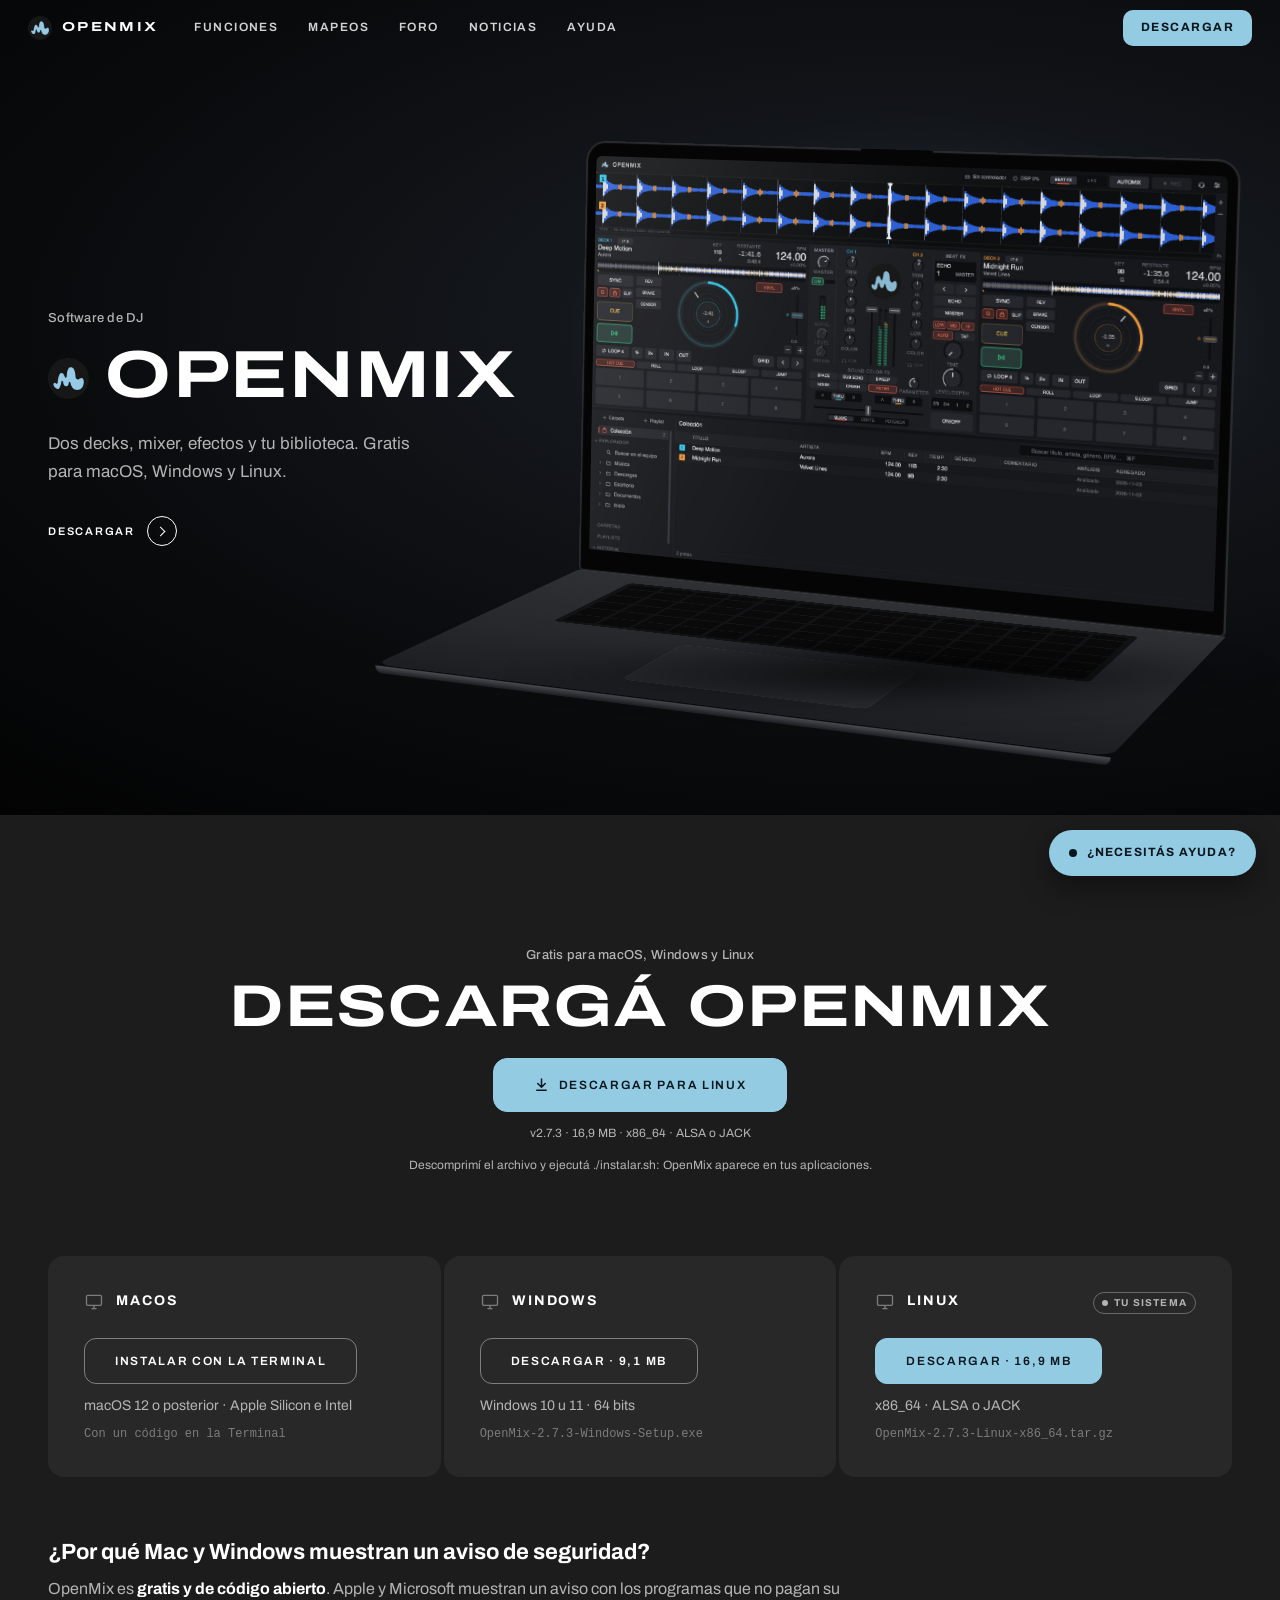
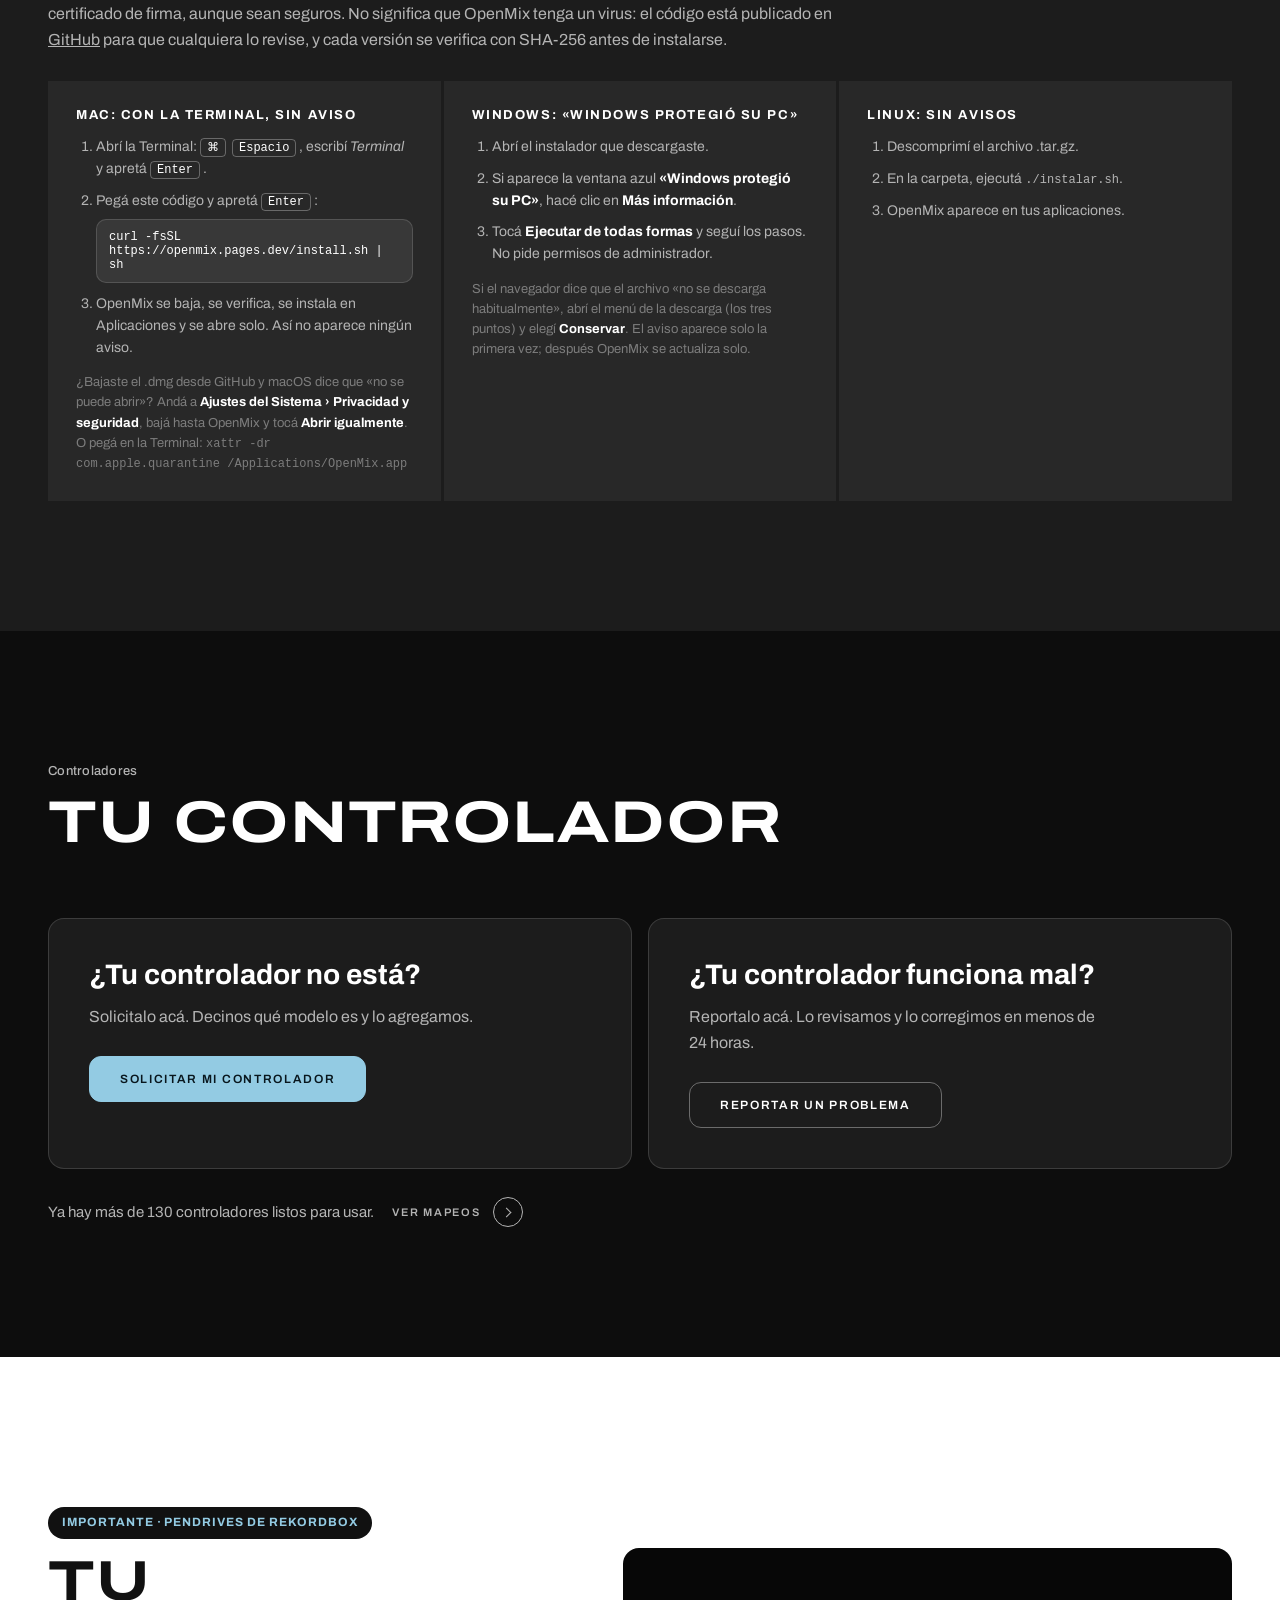
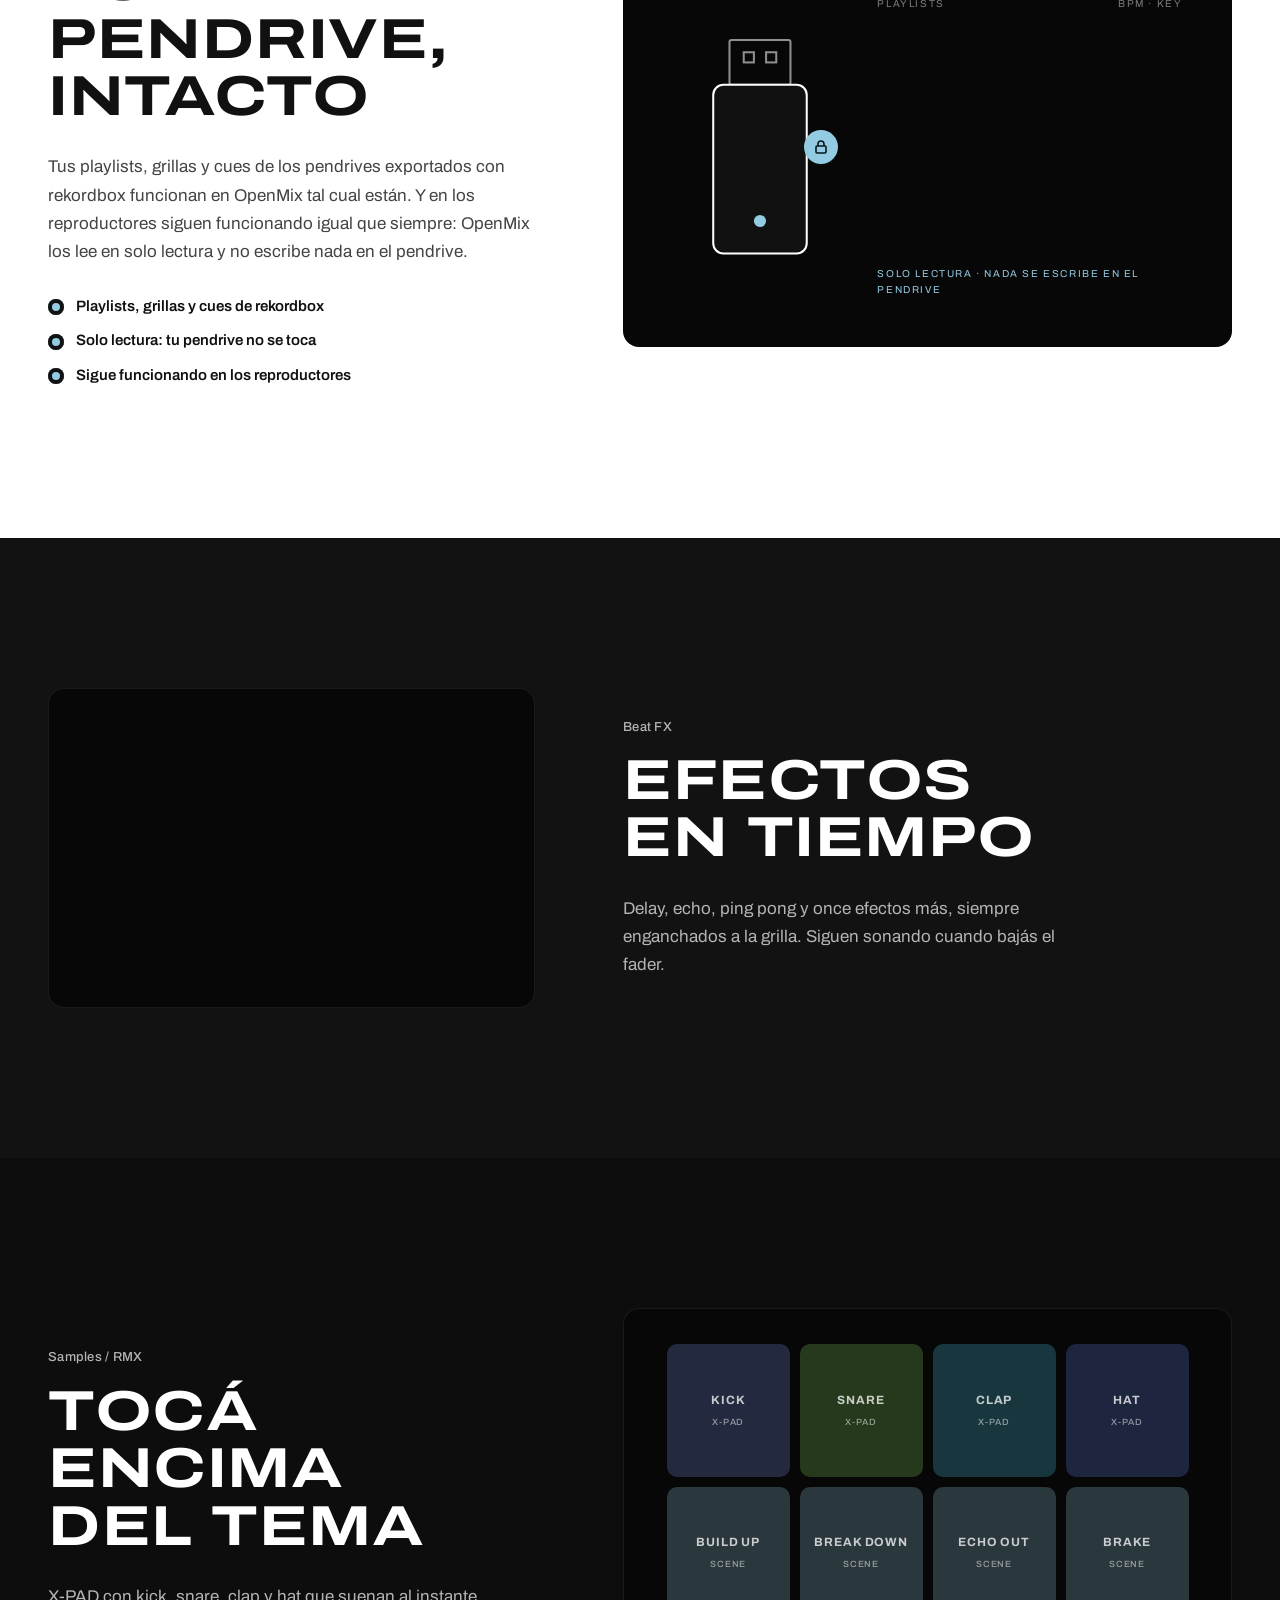
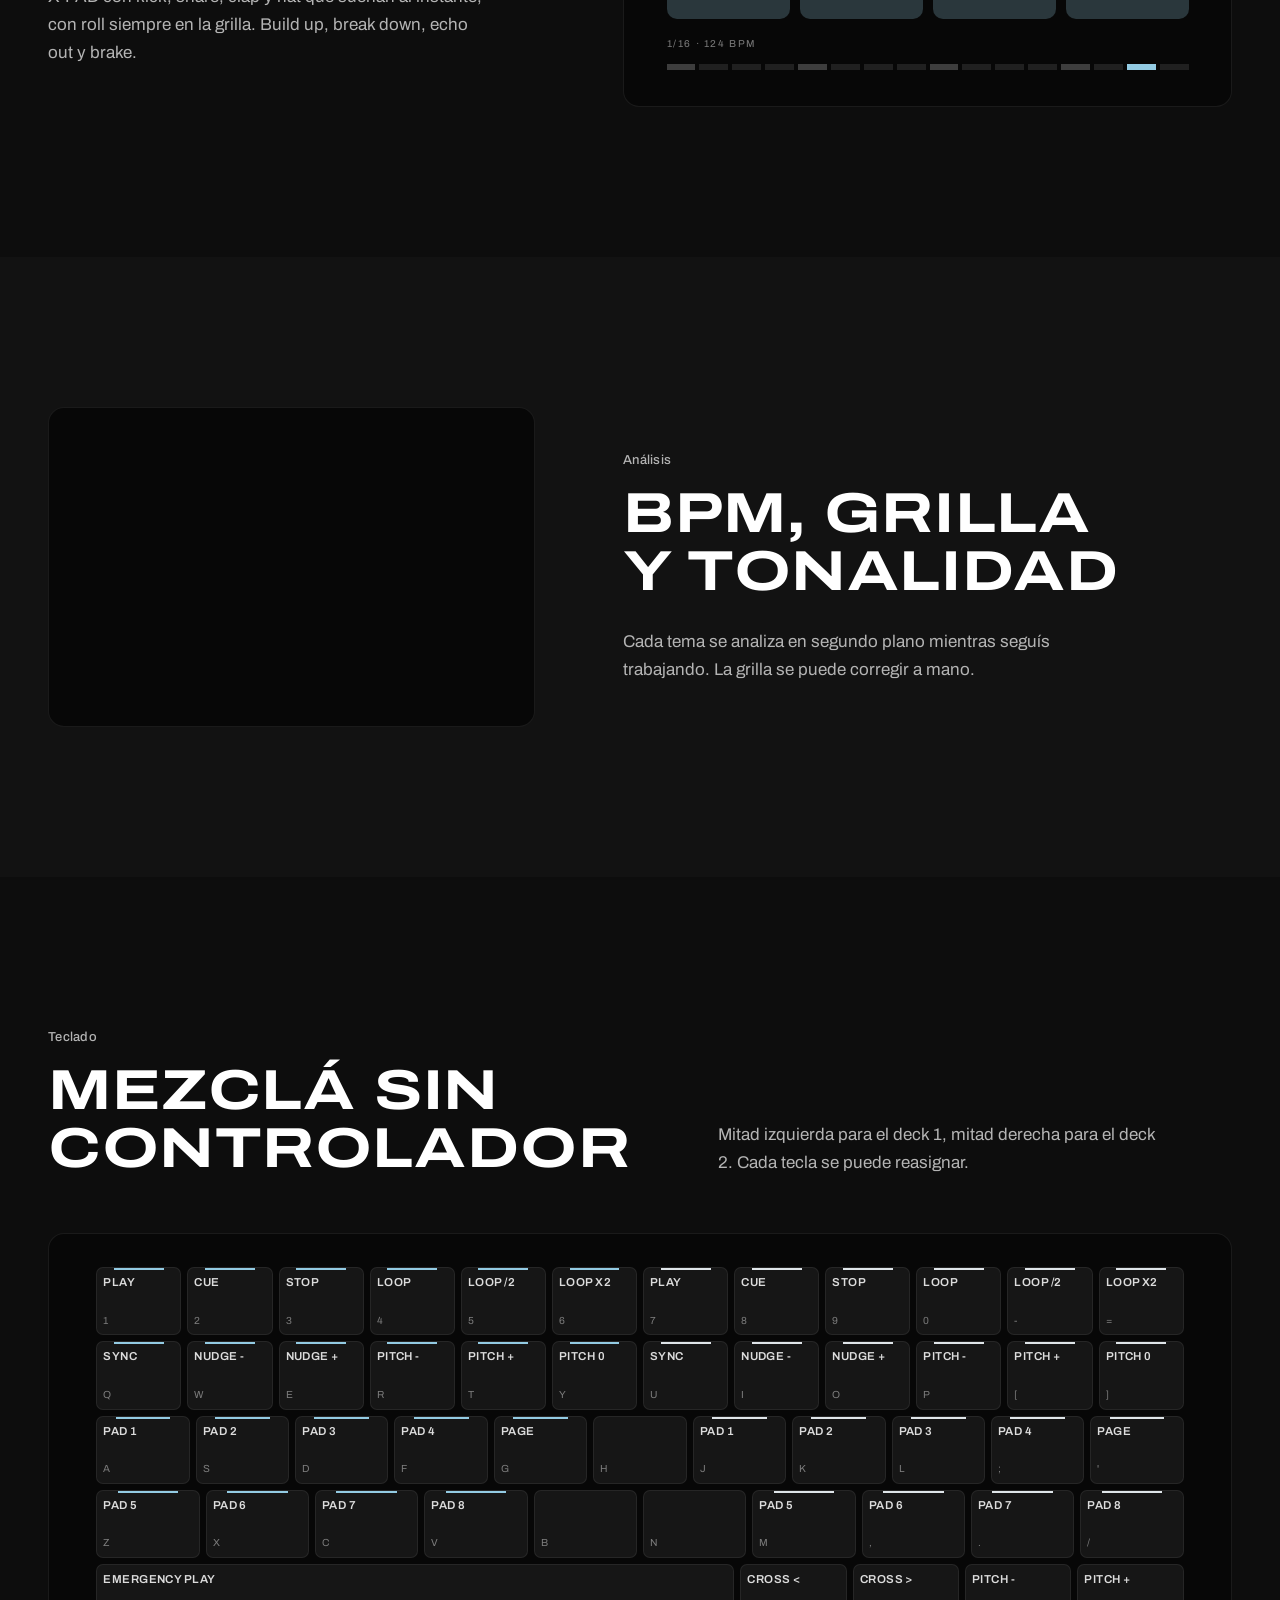
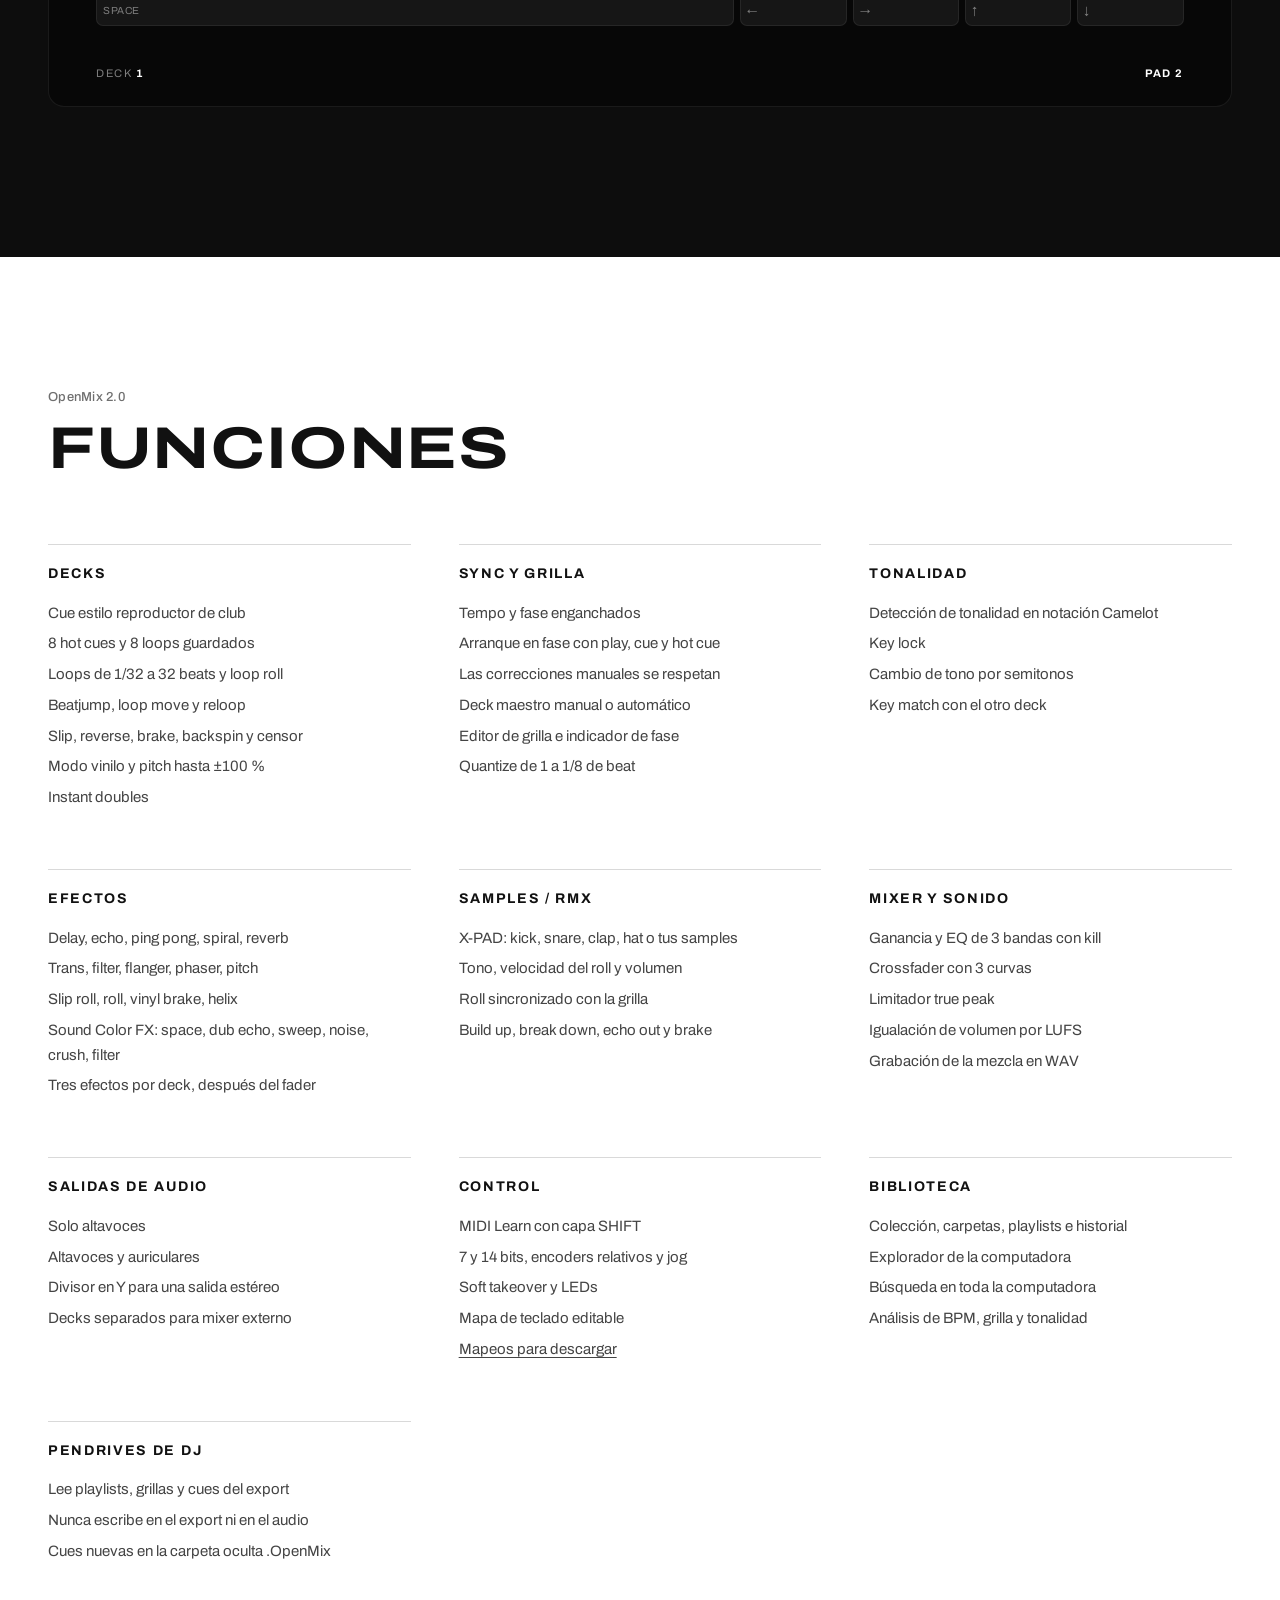
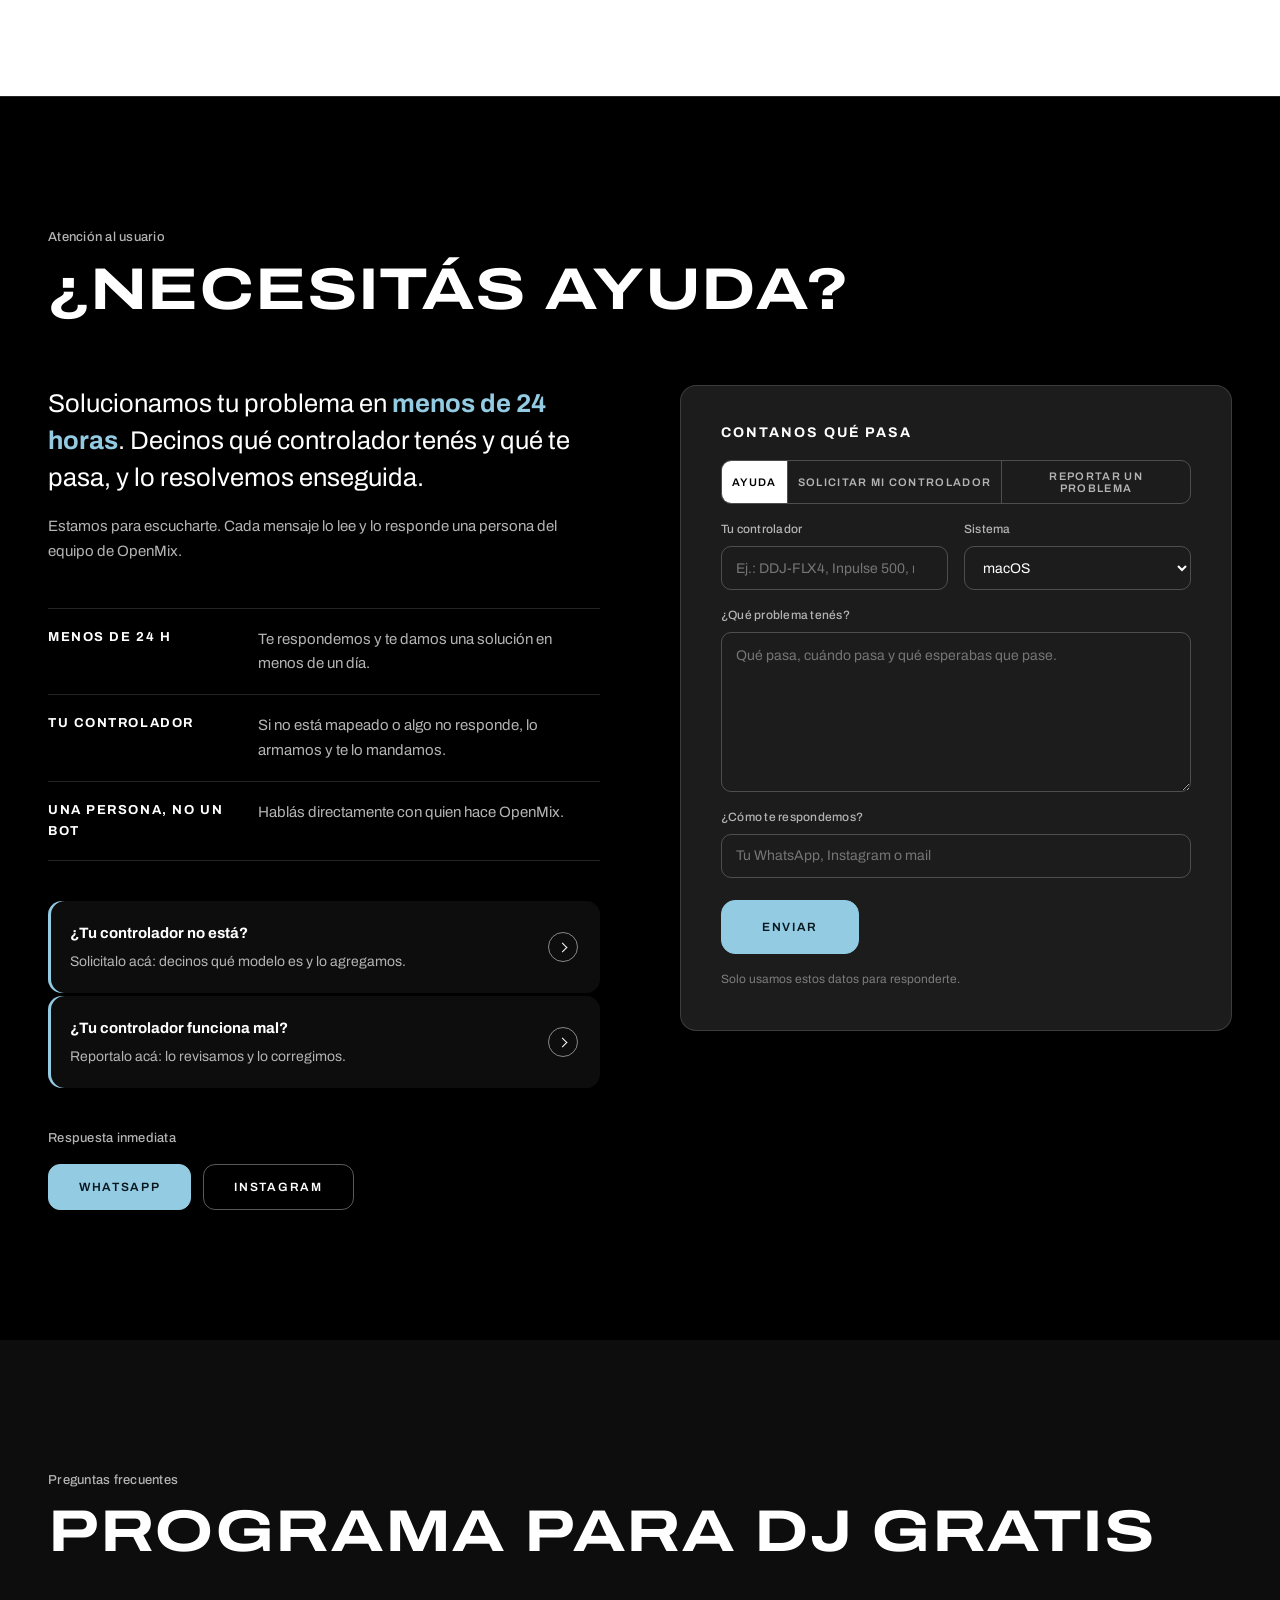
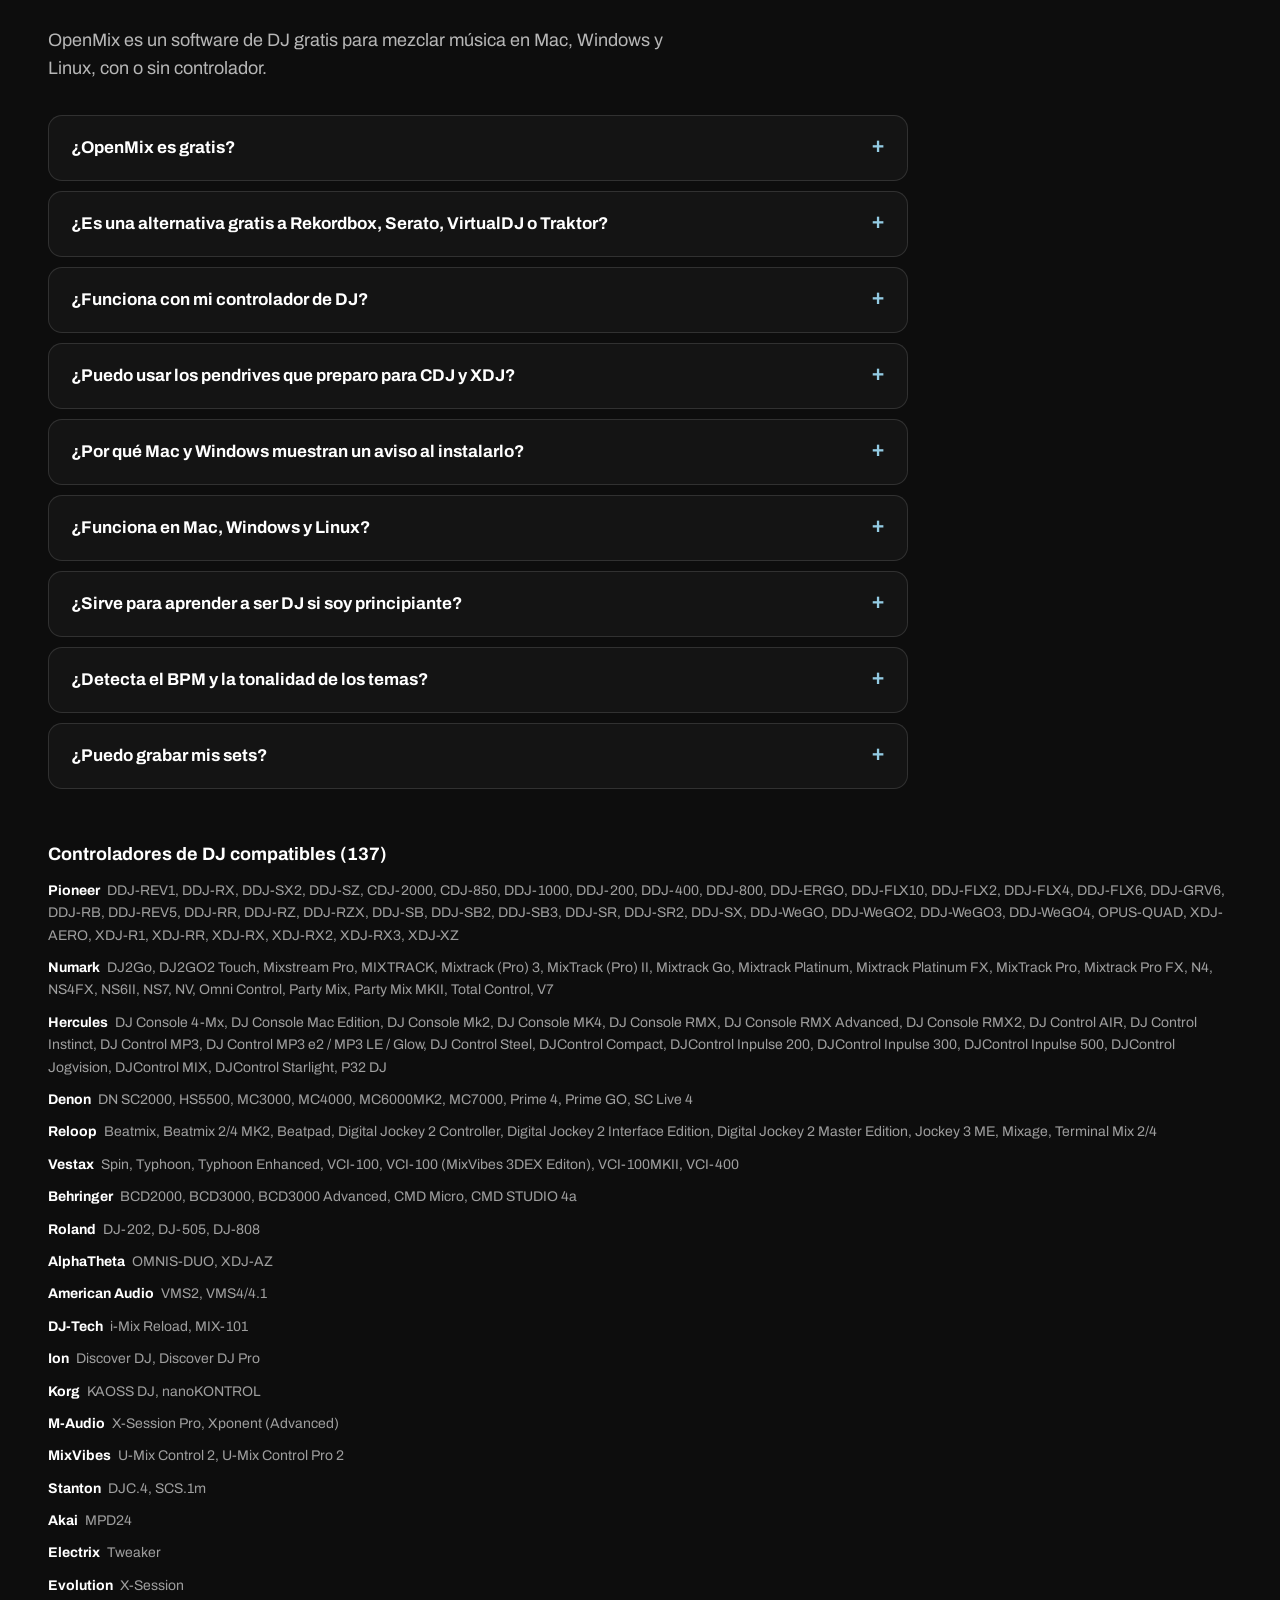
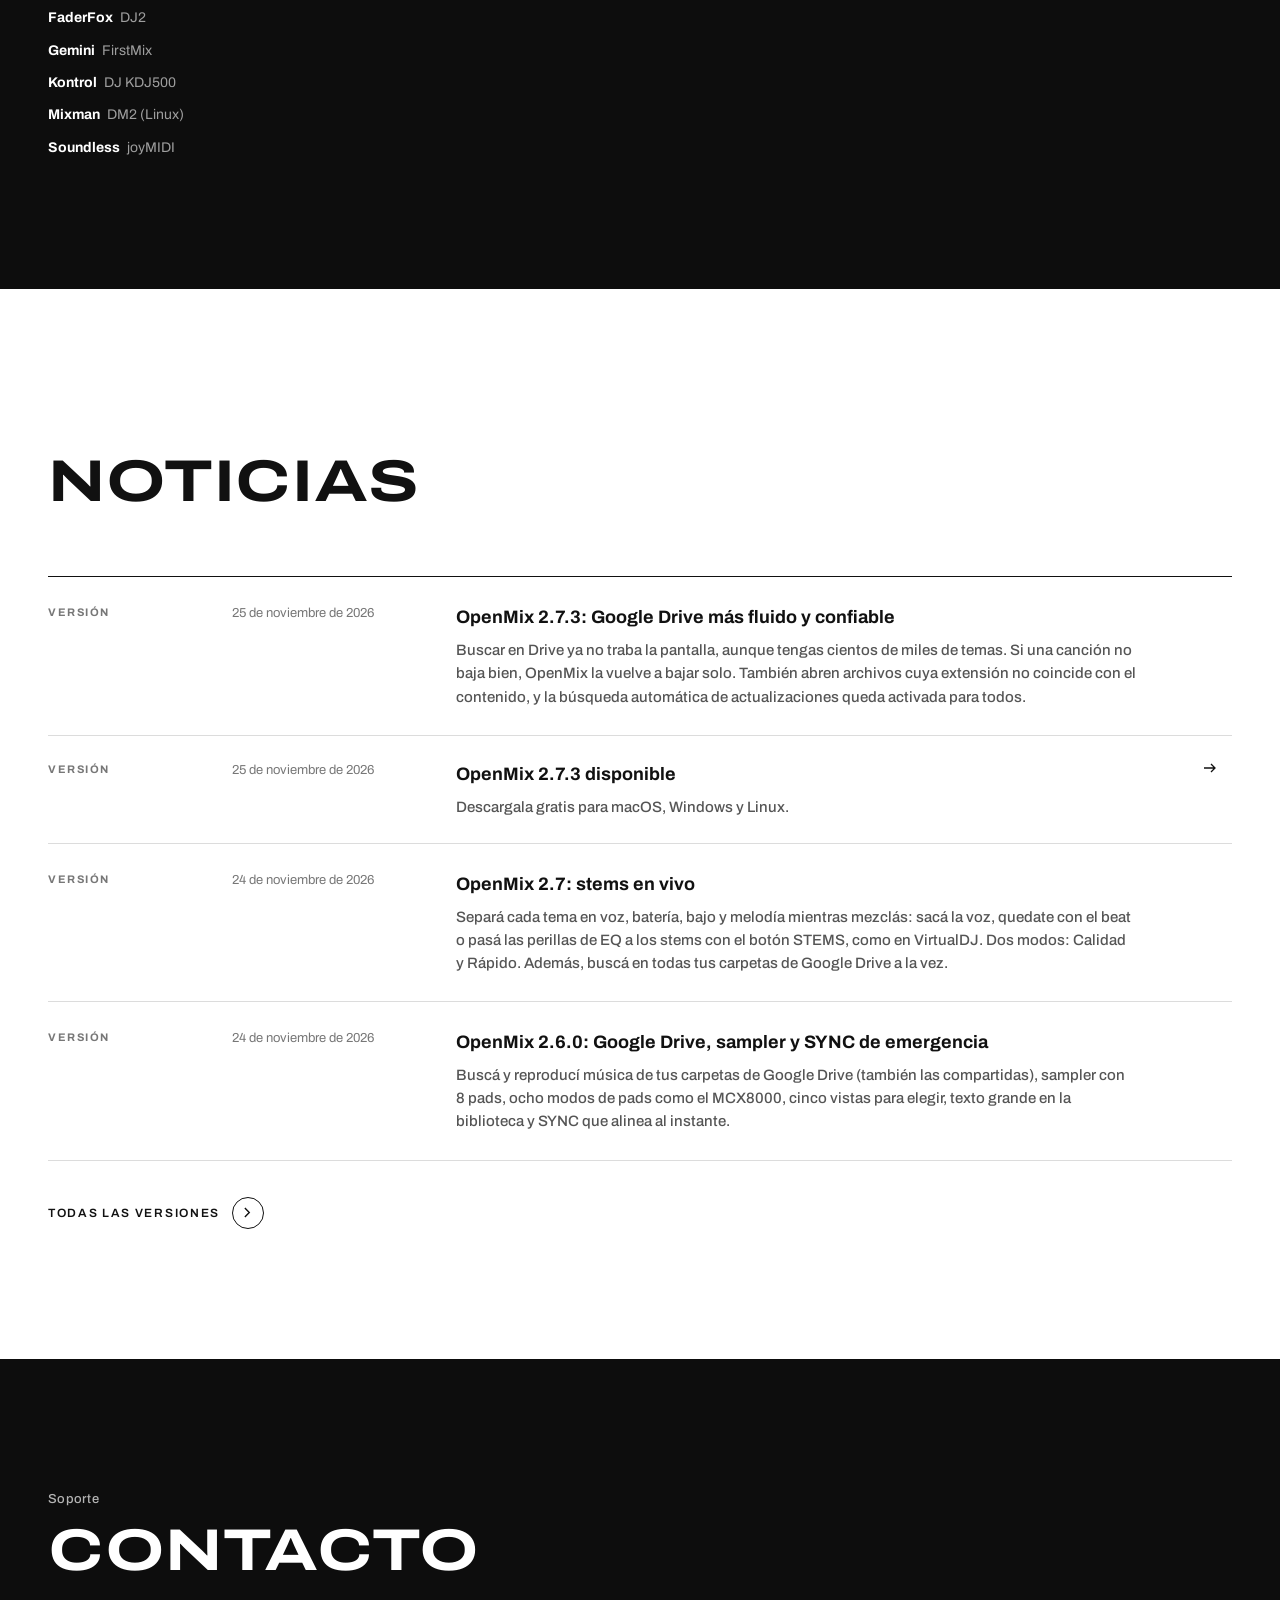
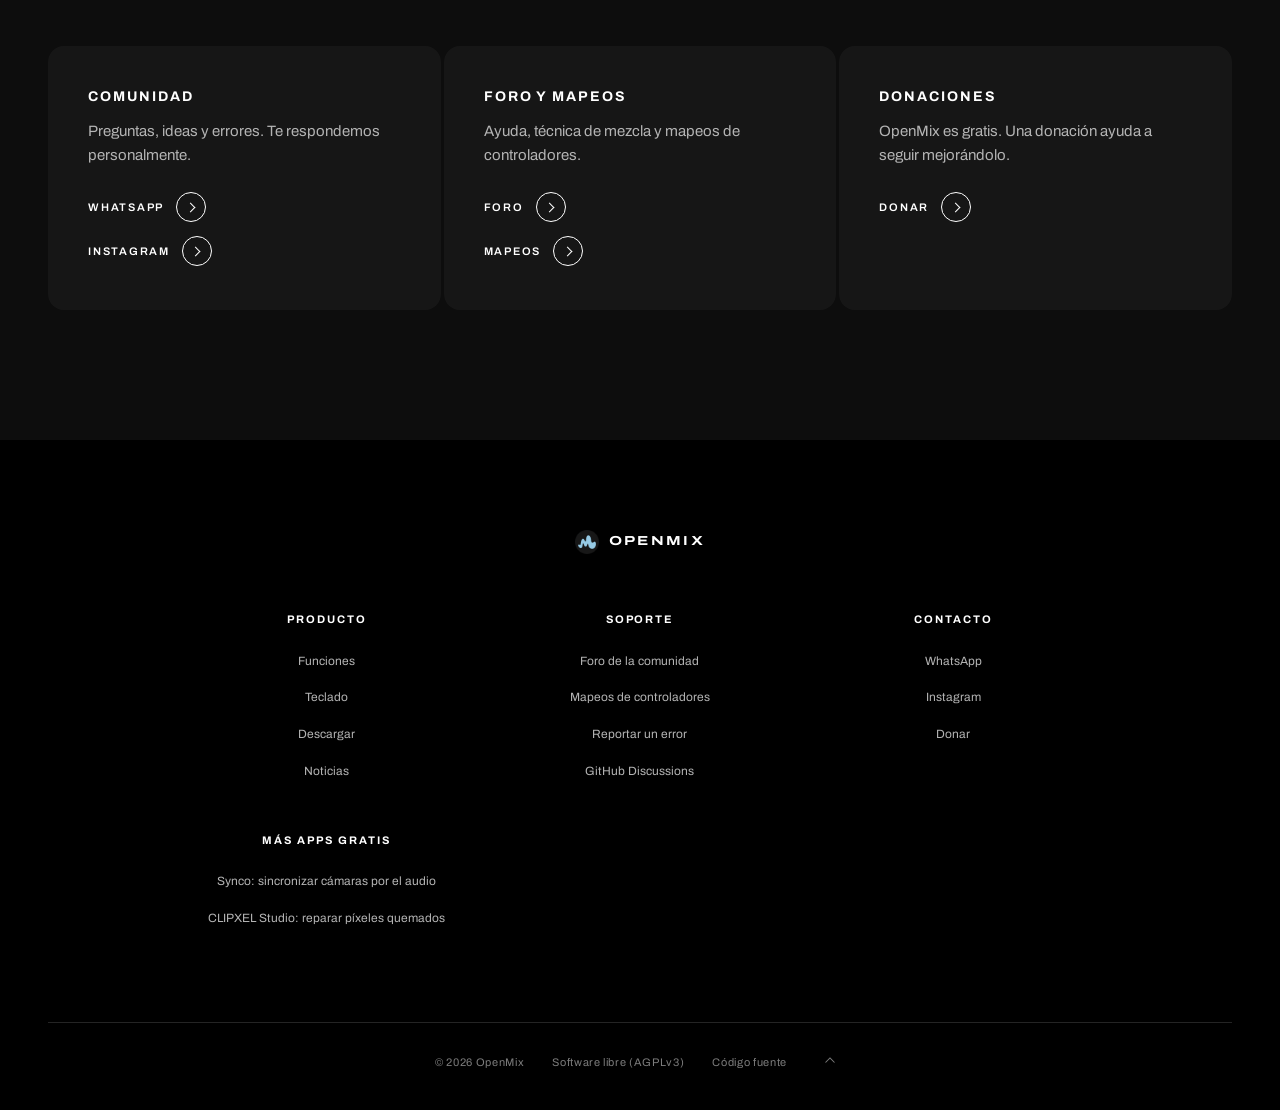
<file: website/index.html>
<!doctype html>
<html lang="es">
<head>
  <meta charset="utf-8">
  <meta name="viewport" content="width=device-width, initial-scale=1">
  <title>OpenMix — Software de DJ gratis para Mac, Windows y Linux</title>
  <meta name="description" content="OpenMix: software de DJ gratis y de código abierto para macOS, Windows y Linux. Sync con fase enganchada, key lock, Beat FX, SAMPLES/RMX, control MIDI y lectura de pendrives de DJ.">
  <meta name="keywords" content="programa para DJ gratis, software de DJ gratis, OpenMix, programa para mezclar música, alternativa gratis a Rekordbox, alternativa a Serato, alternativa a VirtualDJ, alternativa a Traktor, software DJ Mac, software DJ Windows, software DJ Linux, controlador DJ, Pioneer DDJ-400, DDJ-FLX4, Hercules Inpulse, Numark Mixtrack, mapeos MIDI, key lock, BPM, Camelot">
  <meta name="theme-color" content="#000000">
  <meta name="google-site-verification" content="k4SWH4U4k5mkE_ruqwAW3dhfqsIlL_Dlb9kiwJkdxBo">
  <link rel="canonical" href="https://openmix.pages.dev/">
  <meta name="robots" content="index, follow, max-image-preview:large">
  <meta property="og:type" content="website">
  <meta property="og:site_name" content="OpenMix">
  <meta property="og:locale" content="es_AR">
  <meta property="og:url" content="https://openmix.pages.dev/">
  <meta property="og:title" content="OpenMix — Software de DJ gratis para Mac, Windows y Linux">
  <meta property="og:description" content="Dos decks, mixer, efectos y tu biblioteca. Gratis para macOS, Windows y Linux.">
  <meta property="og:image" content="https://openmix.pages.dev/assets/img/og-openmix.jpg">
  <meta property="og:image:width" content="1200">
  <meta property="og:image:height" content="630">
  <meta property="og:image:alt" content="OpenMix, software de DJ">
  <meta name="twitter:card" content="summary_large_image">
  <meta name="twitter:title" content="OpenMix — Software de DJ gratis para Mac, Windows y Linux">
  <meta name="twitter:description" content="Dos decks, mixer, efectos y tu biblioteca. Gratis para macOS, Windows y Linux.">
  <meta name="twitter:image" content="https://openmix.pages.dev/assets/img/og-openmix.jpg">
  <script type="application/ld+json">
{
  "@context": "https://schema.org",
  "@graph": [
    {
      "@type": "Organization",
      "@id": "https://clipxel.github.io/#org",
      "name": "Clipxel",
      "url": "https://clipxel.github.io/",
      "logo": "https://clipxel.github.io/assets/logo-icon.png",
      "sameAs": [
        "https://github.com/clipxel"
      ]
    },
    {
      "@type": "WebSite",
      "@id": "https://openmix.pages.dev/#web",
      "name": "OpenMix",
      "url": "https://openmix.pages.dev/",
      "inLanguage": "es",
      "publisher": {
        "@id": "https://clipxel.github.io/#org"
      }
    },
    {
      "@type": "SoftwareApplication",
      "name": "OpenMix",
      "url": "https://openmix.pages.dev/",
      "description": "OpenMix: software de DJ gratis y de código abierto para macOS, Windows y Linux. Sync con fase enganchada, key lock, Beat FX, SAMPLES/RMX, control MIDI y lectura de pendrives de DJ.",
      "applicationCategory": "MultimediaApplication",
      "applicationSubCategory": "Software de DJ",
      "operatingSystem": "macOS 12+, Windows 10/11, Linux",
      "softwareVersion": "2.4.2",
      "datePublished": "2026-10-21",
      "image": "https://openmix.pages.dev/assets/img/og-openmix.jpg",
      "screenshot": "https://openmix.pages.dev/assets/img/app-screen.jpg",
      "downloadUrl": [
        "https://github.com/clipxel/OpenMix/releases/download/v2.4.2/OpenMix-2.4.2-macOS-universal.dmg",
        "https://github.com/clipxel/OpenMix/releases/download/v2.4.2/OpenMix-2.4.2-Windows-Setup.exe",
        "https://github.com/clipxel/OpenMix/releases/download/v2.4.2/OpenMix-2.4.2-Linux-x86_64.tar.gz"
      ],
      "license": "https://www.gnu.org/licenses/agpl-3.0.html",
      "isAccessibleForFree": true,
      "offers": {
        "@type": "Offer",
        "price": "0",
        "priceCurrency": "USD"
      },
      "author": {
        "@id": "https://clipxel.github.io/#org"
      },
      "sameAs": [
        "https://github.com/clipxel/OpenMix"
      ]
    }
  ]
}
  </script>
  <link rel="icon" href="assets/img/favicon.png">
  <link rel="preconnect" href="https://fonts.googleapis.com">
  <link rel="preconnect" href="https://fonts.gstatic.com" crossorigin>
  <link rel="stylesheet" href="https://fonts.googleapis.com/css2?family=Archivo:wdth,wght@62..125,400..800&display=swap">
  <link rel="stylesheet" href="assets/site.css">
  <script>try { if (sessionStorage.getItem("om-intro") === "1") document.documentElement.classList.add("no-intro"); } catch (e) {}</script>
<script type="application/ld+json">
{
  "@context": "https://schema.org",
  "@type": "FAQPage",
  "mainEntity": [
    {
      "@type": "Question",
      "name": "¿OpenMix es gratis?",
      "acceptedAnswer": {
        "@type": "Answer",
        "text": "Sí. OpenMix es un programa para DJ 100 % gratis y de código abierto (AGPLv3): sin suscripción, sin marcas de agua, sin límite de tiempo y sin funciones bloqueadas."
      }
    },
    {
      "@type": "Question",
      "name": "¿Es una alternativa gratis a Rekordbox, Serato, VirtualDJ o Traktor?",
      "acceptedAnswer": {
        "@type": "Answer",
        "text": "Sí. Tiene lo que usás para mezclar en vivo: dos decks, sync con tempo y fase enganchados, hot cues, loops, beatjump, key lock, efectos sincronizados, EQ con kill, filtro, crossfader y control con tu controlador MIDI, sin pagar licencia."
      }
    },
    {
      "@type": "Question",
      "name": "¿Funciona con mi controlador de DJ?",
      "acceptedAnswer": {
        "@type": "Answer",
        "text": "Trae 137 mapeos listos, entre ellos Pioneer DDJ-400, DDJ-FLX4, DDJ-FLX6, DDJ-SB3, DDJ-800 y XDJ-RX, Hercules DJControl Inpulse 200, 300 y 500, Numark Mixtrack Pro, Mixtrack Platinum y Party Mix, Denon MC7000, Roland DJ-202 y Reloop. Si el tuyo no está, pedilo desde la sección de ayuda y lo agregamos."
      }
    },
    {
      "@type": "Question",
      "name": "¿Puedo usar los pendrives que preparo para CDJ y XDJ?",
      "acceptedAnswer": {
        "@type": "Answer",
        "text": "Sí. OpenMix lee los pendrives exportados para reproductores de DJ (como los que armás con Rekordbox), con sus playlists, grillas y cues, sin modificar nada del pendrive."
      }
    },
    {
      "@type": "Question",
      "name": "¿Por qué Mac y Windows muestran un aviso al instalarlo?",
      "acceptedAnswer": {
        "@type": "Answer",
        "text": "Porque OpenMix es gratis y de código abierto, y no paga los certificados de firma de Apple y Microsoft. El aviso no significa que tenga un virus. En Mac, instalalo pegando el código de la Terminal (así no aparece ningún aviso). En Windows, en «Windows protegió su PC» tocá Más información › Ejecutar de todas formas."
      }
    },
    {
      "@type": "Question",
      "name": "¿Funciona en Mac, Windows y Linux?",
      "acceptedAnswer": {
        "@type": "Answer",
        "text": "Sí. En macOS 12 o posterior (Apple Silicon M1, M2, M3, M4 e Intel), en Windows 10 y 11 de 64 bits y en Linux x86_64 con ALSA o JACK. Es liviano: el instalador pesa menos de 25 MB."
      }
    },
    {
      "@type": "Question",
      "name": "¿Sirve para aprender a ser DJ si soy principiante?",
      "acceptedAnswer": {
        "@type": "Answer",
        "text": "Sí. Podés empezar a mezclar sin controlador, solo con el teclado de la computadora, y sumar un controlador cuando quieras. El sync automático y la detección de BPM y tonalidad te ayudan a hacer mezclas prolijas desde el primer día."
      }
    },
    {
      "@type": "Question",
      "name": "¿Detecta el BPM y la tonalidad de los temas?",
      "acceptedAnswer": {
        "@type": "Answer",
        "text": "Sí. Analiza cada tema y detecta el BPM, la grilla de beats y la tonalidad en notación Camelot, para mezclar en armonía con key lock y key match."
      }
    },
    {
      "@type": "Question",
      "name": "¿Puedo grabar mis sets?",
      "acceptedAnswer": {
        "@type": "Answer",
        "text": "Sí. Grabás la mezcla en WAV con un clic, lista para subir a SoundCloud, Mixcloud o compartir."
      }
    }
  ]
}
</script>
</head>
<body>

<div class="intro" aria-hidden="true"><img src="assets/img/logo.png" alt=""><span class="word">OPENMIX</span></div>

<header class="topbar">
  <div class="wide">
    <a class="brand" href="index.html"><img src="assets/img/logo.png" alt="">OpenMix</a>
    <button class="menu-toggle" aria-label="Menú">Menú</button>
    <nav class="nav">
      <a href="#funciones">Funciones</a>
      <a href="mapeos.html">Mapeos</a>
      <a href="foro.html">Foro</a>
      <a href="#noticias">Noticias</a>
      <a href="#ayuda">Ayuda</a>
      <a class="btn-dl" href="#descarga">Descargar</a>
    </nav>
  </div>
</header>

<main>
  <section class="hero mbp-hero" aria-label="OpenMix">
    <div class="hero-light" aria-hidden="true"></div>
    <div class="wrap hero-grid">
      <div class="hero-copy">
        <span class="kicker">Software de DJ</span>
        <h1 class="hero-title"><img class="hero-logo" src="assets/img/logo.png" alt="">OpenMix</h1>
        <p class="hero-tag">Dos decks, mixer, efectos y tu biblioteca. Gratis para macOS, Windows y Linux.</p>
        <a class="discover" href="#descarga">Descargar <i aria-hidden="true"></i></a>
      </div>
      <div class="mbp-stage" aria-hidden="true">
        <div class="mbp">
          <div class="mbp-base"><div class="mbp-keys"></div><div class="mbp-pad"></div></div>
          <div class="mbp-lid">
            <div class="mbp-back"></div>
            <div class="mbp-bezel">
              <div class="mbp-notch"></div>
              <div class="mbp-screen">
                <canvas class="wave"></canvas>
                <canvas class="screen-fx"></canvas>
                <div class="mbp-glare"></div>
              </div>
            </div>
          </div>
          <div class="mbp-lip"></div>
        </div>
        <div class="mbp-shadow"></div>
      </div>
    </div>
  </section>

  <section class="section download-band graphite" id="descarga">
    <div class="wrap">
      <span class="kicker reveal">Gratis para macOS, Windows y Linux</span>
      <h2 class="section-title reveal d1">Descargá OpenMix</h2>
      <div class="download-cta reveal d2">
        <a class="btn big" data-download-main href="#descarga">Descargar</a>
        <p class="meta" data-download-meta></p>
        <p class="notice" data-download-notice></p>
      </div>
      <div class="platforms reveal d3" id="platforms"></div>

      <div class="install-help reveal d3" id="aviso-de-seguridad">
        <h3>¿Por qué Mac y Windows muestran un aviso de seguridad?</h3>
        <p class="ih-lead">OpenMix es <b>gratis y de código abierto</b>. Apple y Microsoft muestran un aviso con los programas que no pagan su certificado de firma, aunque sean seguros. No significa que OpenMix tenga un virus: el código está publicado en <a href="https://github.com/clipxel/OpenMix" target="_blank" rel="noopener">GitHub</a> para que cualquiera lo revise, y cada versión se verifica con SHA-256 antes de instalarse.</p>
        <div class="ih-grid">
          <div class="ih-card">
            <h4>Mac: con la Terminal, sin aviso</h4>
            <ol>
              <li>Abrí la Terminal: <kbd>⌘</kbd> <kbd>Espacio</kbd>, escribí <i>Terminal</i> y apretá <kbd>Enter</kbd>.</li>
              <li>Pegá este código y apretá <kbd>Enter</kbd>:
                <div class="terminal-install"><div class="cmd"><code>curl -fsSL https://openmix.pages.dev/install.sh | sh</code></div></div></li>
              <li>OpenMix se baja, se verifica, se instala en Aplicaciones y se abre solo. Así no aparece ningún aviso.</li>
            </ol>
            <p class="ih-note">¿Bajaste el .dmg desde GitHub y macOS dice que «no se puede abrir»? Andá a <b>Ajustes del Sistema › Privacidad y seguridad</b>, bajá hasta OpenMix y tocá <b>Abrir igualmente</b>. O pegá en la Terminal: <code>xattr -dr com.apple.quarantine /Applications/OpenMix.app</code></p>
          </div>
          <div class="ih-card">
            <h4>Windows: «Windows protegió su PC»</h4>
            <ol>
              <li>Abrí el instalador que descargaste.</li>
              <li>Si aparece la ventana azul <b>«Windows protegió su PC»</b>, hacé clic en <b>Más información</b>.</li>
              <li>Tocá <b>Ejecutar de todas formas</b> y seguí los pasos. No pide permisos de administrador.</li>
            </ol>
            <p class="ih-note">Si el navegador dice que el archivo «no se descarga habitualmente», abrí el menú de la descarga (los tres puntos) y elegí <b>Conservar</b>. El aviso aparece solo la primera vez; después OpenMix se actualiza solo.</p>
          </div>
          <div class="ih-card">
            <h4>Linux: sin avisos</h4>
            <ol>
              <li>Descomprimí el archivo .tar.gz.</li>
              <li>En la carpeta, ejecutá <code>./instalar.sh</code>.</li>
              <li>OpenMix aparece en tus aplicaciones.</li>
            </ol>
          </div>
        </div>
      </div>
    </div>
  </section>

  <section class="section ctrl-sec" id="controladores">
    <div class="wrap">
      <span class="kicker reveal">Controladores</span>
      <h2 class="section-title reveal d1">Tu controlador</h2>
      <div class="ctrl-cards reveal d2">
        <a class="ctrl-card" href="#solicitar" data-type="solicitud">
          <b>¿Tu controlador no está?</b>
          <span>Solicitalo acá. Decinos qué modelo es y lo agregamos.</span>
          <em class="btn">Solicitar mi controlador</em>
        </a>
        <a class="ctrl-card" href="#revision" data-type="revision">
          <b>¿Tu controlador funciona mal?</b>
          <span>Reportalo acá. Lo revisamos y lo corregimos en menos de 24 horas.</span>
          <em class="btn ghost">Reportar un problema</em>
        </a>
      </div>
      <p class="ctrl-note reveal d3">Ya hay más de 130 controladores listos para usar. <a class="discover" href="mapeos.html">Ver mapeos <i aria-hidden="true"></i></a></p>
    </div>
  </section>

  <section class="feature-sec on-paper pendrive-sec" id="pendrives">
    <div class="wrap feature-grid">
      <div class="copy">
        <span class="badge reveal">Importante · Pendrives de rekordbox</span>
        <h2 class="display reveal d1">Tu pendrive,<br>intacto</h2>
        <p class="reveal d2">Tus playlists, grillas y cues de los pendrives exportados con rekordbox funcionan en OpenMix tal cual están. Y en los reproductores siguen funcionando igual que siempre: OpenMix los lee en solo lectura y no escribe nada en el pendrive.</p>
        <ul class="pend-points reveal d3"><li>Playlists, grillas y cues de rekordbox</li><li>Solo lectura: tu pendrive no se toca</li><li>Sigue funcionando en los reproductores</li></ul>
      </div>
      <div class="stage reveal d1" data-scene="usb"></div>
    </div>
  </section>

  

  

  

  <section class="feature-sec graphite" id="fx">
    <div class="wrap feature-grid flip">
      <div class="copy">
        <span class="kicker reveal">Beat FX</span>
        <h2 class="display reveal d1">Efectos<br>en tiempo</h2>
        <p class="reveal d2">Delay, echo, ping pong y once efectos más, siempre enganchados a la grilla. Siguen sonando cuando bajás el fader.</p>
      </div>
      <div class="stage reveal d1" data-scene="fx"><canvas></canvas></div>
    </div>
  </section>
  <section class="feature-sec" id="rmx">
    <div class="wrap feature-grid">
      <div class="copy">
        <span class="kicker reveal">Samples / RMX</span>
        <h2 class="display reveal d1">Tocá encima<br>del tema</h2>
        <p class="reveal d2">X-PAD con kick, snare, clap y hat que suenan al instante, con roll siempre en la grilla. Build up, break down, echo out y brake.</p>
      </div>
      <div class="stage reveal d1" data-scene="rmx"></div>
    </div>
  </section>
  <section class="feature-sec graphite" id="analisis">
    <div class="wrap feature-grid flip">
      <div class="copy">
        <span class="kicker reveal">Análisis</span>
        <h2 class="display reveal d1">BPM, grilla<br>y tonalidad</h2>
        <p class="reveal d2">Cada tema se analiza en segundo plano mientras seguís trabajando. La grilla se puede corregir a mano.</p>
      </div>
      <div class="stage reveal d1" data-scene="analysis"><canvas></canvas></div>
    </div>
  </section>
  <section class="feature-sec" id="teclado">
    <div class="wrap feature-grid stack">
      <div class="copy">
        <span class="kicker reveal">Teclado</span>
        <h2 class="display reveal d1">Mezclá sin<br>controlador</h2>
        <p class="reveal d2">Mitad izquierda para el deck 1, mitad derecha para el deck 2. Cada tecla se puede reasignar.</p>
      </div>
      <div class="stage reveal d1" data-scene="keys"></div>
    </div>
  </section>

  <section class="section on-paper" id="funciones">
    <div class="wrap">
      <span class="kicker reveal">OpenMix 2.0</span>
      <h2 class="section-title reveal d1">Funciones</h2>
      <div class="reveal d2">
      <div class="specs">
        <div class="spec"><h3>Decks</h3>
          <ul><li>Cue estilo reproductor de club</li><li>8 hot cues y 8 loops guardados</li><li>Loops de 1/32 a 32 beats y loop roll</li><li>Beatjump, loop move y reloop</li><li>Slip, reverse, brake, backspin y censor</li><li>Modo vinilo y pitch hasta ±100 %</li><li>Instant doubles</li></ul></div>
        <div class="spec"><h3>Sync y grilla</h3>
          <ul><li>Tempo y fase enganchados</li><li>Arranque en fase con play, cue y hot cue</li><li>Las correcciones manuales se respetan</li><li>Deck maestro manual o automático</li><li>Editor de grilla e indicador de fase</li><li>Quantize de 1 a 1/8 de beat</li></ul></div>
        <div class="spec"><h3>Tonalidad</h3>
          <ul><li>Detección de tonalidad en notación Camelot</li><li>Key lock</li><li>Cambio de tono por semitonos</li><li>Key match con el otro deck</li></ul></div>
        <div class="spec"><h3>Efectos</h3>
          <ul><li>Delay, echo, ping pong, spiral, reverb</li><li>Trans, filter, flanger, phaser, pitch</li><li>Slip roll, roll, vinyl brake, helix</li><li>Sound Color FX: space, dub echo, sweep, noise, crush, filter</li><li>Tres efectos por deck, después del fader</li></ul></div>
        <div class="spec"><h3>SAMPLES / RMX</h3>
          <ul><li>X-PAD: kick, snare, clap, hat o tus samples</li><li>Tono, velocidad del roll y volumen</li><li>Roll sincronizado con la grilla</li><li>Build up, break down, echo out y brake</li></ul></div>
        <div class="spec"><h3>Mixer y sonido</h3>
          <ul><li>Ganancia y EQ de 3 bandas con kill</li><li>Crossfader con 3 curvas</li><li>Limitador true peak</li><li>Igualación de volumen por LUFS</li><li>Grabación de la mezcla en WAV</li></ul></div>
        <div class="spec"><h3>Salidas de audio</h3>
          <ul><li>Solo altavoces</li><li>Altavoces y auriculares</li><li>Divisor en Y para una salida estéreo</li><li>Decks separados para mixer externo</li></ul></div>
        <div class="spec"><h3>Control</h3>
          <ul><li>MIDI Learn con capa SHIFT</li><li>7 y 14 bits, encoders relativos y jog</li><li>Soft takeover y LEDs</li><li>Mapa de teclado editable</li><li><a class="link" href="mapeos.html">Mapeos para descargar</a></li></ul></div>
        <div class="spec"><h3>Biblioteca</h3>
          <ul><li>Colección, carpetas, playlists e historial</li><li>Explorador de la computadora</li><li>Búsqueda en toda la computadora</li><li>Análisis de BPM, grilla y tonalidad</li></ul></div>
        <div class="spec"><h3>Pendrives de DJ</h3>
          <ul><li>Lee playlists, grillas y cues del export</li><li>Nunca escribe en el export ni en el audio</li><li>Cues nuevas en la carpeta oculta .OpenMix</li></ul></div>
      </div>
      </div>
    </div>
  </section>


  <section class="section help" id="ayuda">
    <div class="wrap">
      <span class="kicker reveal">Atención al usuario</span>
      <h2 class="section-title reveal d1">¿Necesitás ayuda?</h2>
      <div class="help-grid">
        <div class="help-copy reveal d2">
          <p class="help-lead">Solucionamos tu problema en <b>menos de 24 horas</b>. Decinos qué controlador tenés y qué te pasa, y lo resolvemos enseguida.</p>
          <p class="help-sub">Estamos para escucharte. Cada mensaje lo lee y lo responde una persona del equipo de OpenMix.</p>
          <ul class="promises">
            <li><b>Menos de 24 h</b><span>Te respondemos y te damos una solución en menos de un día.</span></li>
            <li><b>Tu controlador</b><span>Si no está mapeado o algo no responde, lo armamos y te lo mandamos.</span></li>
            <li><b>Una persona, no un bot</b><span>Hablás directamente con quien hace OpenMix.</span></li>
          </ul>
          <div class="asks">
            <a class="ask" href="#solicitar" data-type="solicitud"><b>¿Tu controlador no está?</b><span>Solicitalo acá: decinos qué modelo es y lo agregamos.</span><i aria-hidden="true"></i></a>
            <a class="ask" href="#revision" data-type="revision"><b>¿Tu controlador funciona mal?</b><span>Reportalo acá: lo revisamos y lo corregimos.</span><i aria-hidden="true"></i></a>
          </div>
          <div class="now">
            <span class="kicker">Respuesta inmediata</span>
            <div class="now-links">
              <a class="btn" href="https://chat.whatsapp.com/EfyHSpbE1KGJ3zcCKjhx4R" target="_blank" rel="noopener">WhatsApp</a>
              <a class="btn ghost" href="https://ig.me/m/nanobrunetti" target="_blank" rel="noopener">Instagram</a>
            </div>
          </div>
        </div>
        <form class="help-form form reveal d3" id="help-form" method="post" novalidate>
          <h3 id="help-title">Contanos qué pasa</h3>
          <div class="segmented help-type" role="tablist" aria-label="Tipo de mensaje">
            <button type="button" class="on" data-type="ayuda">Ayuda</button>
            <button type="button" data-type="solicitud">Solicitar mi controlador</button>
            <button type="button" data-type="revision">Reportar un problema</button>
          </div>
          <input type="hidden" name="type" value="ayuda">
          <div class="two">
            <label class="field"><span class="label" id="help-ctrl-label">Tu controlador</span>
              <input type="text" name="controller" list="controllers" maxlength="80" placeholder="Ej.: DDJ-FLX4, Inpulse 500, ninguno">
              <datalist id="controllers"></datalist></label>
            <label class="field"><span class="label">Sistema</span>
              <select name="system"><option>macOS</option><option>Windows</option><option>Linux</option></select></label>
          </div>
          <label class="field"><span class="label" id="help-problem-label">¿Qué problema tenés?</span>
            <textarea name="problem" maxlength="4000" required placeholder="Qué pasa, cuándo pasa y qué esperabas que pase."></textarea></label>
          <label class="field"><span class="label">¿Cómo te respondemos?</span>
            <input type="text" name="contact" maxlength="120" required placeholder="Tu WhatsApp, Instagram o mail"></label>
          <label class="hp">No completar <input type="text" name="website" tabindex="-1" autocomplete="off"></label>
          <p class="msg" hidden></p>
          <button class="btn big" type="submit" id="help-submit">Enviar</button>
          <p class="fine">Solo usamos estos datos para responderte.</p>
        </form>
      </div>
    </div>
  </section>

  <section class="section faq-sec" id="preguntas">
    <div class="wrap">
      <span class="kicker reveal">Preguntas frecuentes</span>
      <h2 class="section-title reveal d1">Programa para DJ gratis</h2>
      <p class="faq-lead reveal d2">OpenMix es un software de DJ gratis para mezclar música en Mac, Windows y Linux, con o sin controlador.</p>
      <div class="faq reveal d2">
        <details><summary>¿OpenMix es gratis?</summary><p>Sí. OpenMix es un programa para DJ 100 % gratis y de código abierto (AGPLv3): sin suscripción, sin marcas de agua, sin límite de tiempo y sin funciones bloqueadas.</p></details>
        <details><summary>¿Es una alternativa gratis a Rekordbox, Serato, VirtualDJ o Traktor?</summary><p>Sí. Tiene lo que usás para mezclar en vivo: dos decks, sync con tempo y fase enganchados, hot cues, loops, beatjump, key lock, efectos sincronizados, EQ con kill, filtro, crossfader y control con tu controlador MIDI, sin pagar licencia.</p></details>
        <details><summary>¿Funciona con mi controlador de DJ?</summary><p>Trae 137 mapeos listos, entre ellos Pioneer DDJ-400, DDJ-FLX4, DDJ-FLX6, DDJ-SB3, DDJ-800 y XDJ-RX, Hercules DJControl Inpulse 200, 300 y 500, Numark Mixtrack Pro, Mixtrack Platinum y Party Mix, Denon MC7000, Roland DJ-202 y Reloop. Si el tuyo no está, pedilo desde la sección de ayuda y lo agregamos.</p></details>
        <details><summary>¿Puedo usar los pendrives que preparo para CDJ y XDJ?</summary><p>Sí. OpenMix lee los pendrives exportados para reproductores de DJ (como los que armás con Rekordbox), con sus playlists, grillas y cues, sin modificar nada del pendrive.</p></details>
        <details><summary>¿Por qué Mac y Windows muestran un aviso al instalarlo?</summary><p>Porque OpenMix es gratis y de código abierto, y no paga los certificados de firma de Apple y Microsoft. El aviso no significa que tenga un virus. En Mac, instalalo pegando el código de la Terminal (así no aparece ningún aviso). En Windows, en «Windows protegió su PC» tocá Más información › Ejecutar de todas formas. <a href="#aviso-de-seguridad">Ver los pasos</a>.</p></details>
        <details><summary>¿Funciona en Mac, Windows y Linux?</summary><p>Sí. En macOS 12 o posterior (Apple Silicon M1, M2, M3, M4 e Intel), en Windows 10 y 11 de 64 bits y en Linux x86_64 con ALSA o JACK. Es liviano: el instalador pesa menos de 25 MB.</p></details>
        <details><summary>¿Sirve para aprender a ser DJ si soy principiante?</summary><p>Sí. Podés empezar a mezclar sin controlador, solo con el teclado de la computadora, y sumar un controlador cuando quieras. El sync automático y la detección de BPM y tonalidad te ayudan a hacer mezclas prolijas desde el primer día.</p></details>
        <details><summary>¿Detecta el BPM y la tonalidad de los temas?</summary><p>Sí. Analiza cada tema y detecta el BPM, la grilla de beats y la tonalidad en notación Camelot, para mezclar en armonía con key lock y key match.</p></details>
        <details><summary>¿Puedo grabar mis sets?</summary><p>Sí. Grabás la mezcla en WAV con un clic, lista para subir a SoundCloud, Mixcloud o compartir.</p></details>
      </div>
      <h3 class="ctrl-list-title reveal">Controladores de DJ compatibles (137)</h3>
      <ul class="ctrl-list reveal"><li><b>Pioneer</b> DDJ-REV1, DDJ-RX, DDJ-SX2, DDJ-SZ, CDJ-2000, CDJ-850, DDJ-1000, DDJ-200, DDJ-400, DDJ-800, DDJ-ERGO, DDJ-FLX10, DDJ-FLX2, DDJ-FLX4, DDJ-FLX6, DDJ-GRV6, DDJ-RB, DDJ-REV5, DDJ-RR, DDJ-RZ, DDJ-RZX, DDJ-SB, DDJ-SB2, DDJ-SB3, DDJ-SR, DDJ-SR2, DDJ-SX, DDJ-WeGO, DDJ-WeGO2, DDJ-WeGO3, DDJ-WeGO4, OPUS-QUAD, XDJ-AERO, XDJ-R1, XDJ-RR, XDJ-RX, XDJ-RX2, XDJ-RX3, XDJ-XZ</li><li><b>Numark</b> DJ2Go, DJ2GO2 Touch, Mixstream Pro, MIXTRACK, Mixtrack (Pro) 3, MixTrack (Pro) II, Mixtrack Go, Mixtrack Platinum, Mixtrack Platinum FX, MixTrack Pro, Mixtrack Pro FX, N4, NS4FX, NS6II, NS7, NV, Omni Control, Party Mix, Party Mix MKII, Total Control, V7</li><li><b>Hercules</b> DJ Console 4-Mx, DJ Console Mac Edition, DJ Console Mk2, DJ Console MK4, DJ Console RMX, DJ Console RMX Advanced, DJ Console RMX2, DJ Control AIR, DJ Control Instinct, DJ Control MP3, DJ Control MP3 e2 / MP3 LE / Glow, DJ Control Steel, DJControl Compact, DJControl Inpulse 200, DJControl Inpulse 300, DJControl Inpulse 500, DJControl Jogvision, DJControl MIX, DJControl Starlight, P32 DJ</li><li><b>Denon</b> DN SC2000, HS5500, MC3000, MC4000, MC6000MK2, MC7000, Prime 4, Prime GO, SC Live 4</li><li><b>Reloop</b> Beatmix, Beatmix 2/4 MK2, Beatpad, Digital Jockey 2 Controller, Digital Jockey 2 Interface Edition, Digital Jockey 2 Master Edition, Jockey 3 ME, Mixage, Terminal Mix 2/4</li><li><b>Vestax</b> Spin, Typhoon, Typhoon Enhanced, VCI-100, VCI-100 (MixVibes 3DEX Editon), VCI-100MKII, VCI-400</li><li><b>Behringer</b> BCD2000, BCD3000, BCD3000 Advanced, CMD Micro, CMD STUDIO 4a</li><li><b>Roland</b> DJ-202, DJ-505, DJ-808</li><li><b>AlphaTheta</b> OMNIS-DUO, XDJ-AZ</li><li><b>American Audio</b> VMS2, VMS4/4.1</li><li><b>DJ-Tech</b> i-Mix Reload, MIX-101</li><li><b>Ion</b> Discover DJ, Discover DJ Pro</li><li><b>Korg</b> KAOSS DJ, nanoKONTROL</li><li><b>M-Audio</b> X-Session Pro, Xponent (Advanced)</li><li><b>MixVibes</b> U-Mix Control 2, U-Mix Control Pro 2</li><li><b>Stanton</b> DJC.4, SCS.1m</li><li><b>Akai</b> MPD24</li><li><b>Electrix</b> Tweaker</li><li><b>Evolution</b> X-Session</li><li><b>FaderFox</b> DJ2</li><li><b>Gemini</b> FirstMix</li><li><b>Kontrol</b> DJ KDJ500</li><li><b>Mixman</b> DM2 (Linux)</li><li><b>Soundless</b> joyMIDI</li></ul>
    </div>
  </section>

  <section class="section on-paper news" id="noticias">
    <div class="wrap">
      <span class="kicker reveal">Novedades</span>
      <h2 class="section-title reveal d1">Noticias</h2>
      <ul class="news-list reveal d2" id="news"><li class="row">Cargando…</li></ul>
      <p class="all"><a class="more" href="foro.html">Ver todas</a></p>
    </div>
  </section>

  

  <section class="section" id="contacto">
    <div class="wrap">
      <span class="kicker reveal">Soporte</span>
      <h2 class="section-title reveal d1">Contacto</h2>
      <div class="contact-grid reveal d2">
        <div>
          <h3>Comunidad</h3>
          <p>Preguntas, ideas y errores. Te respondemos personalmente.</p>
          <div class="links">
            <a class="discover" href="https://chat.whatsapp.com/EfyHSpbE1KGJ3zcCKjhx4R" target="_blank" rel="noopener">WhatsApp <i aria-hidden="true"></i></a>
            <a class="discover" href="https://ig.me/m/nanobrunetti" target="_blank" rel="noopener">Instagram <i aria-hidden="true"></i></a>
          </div>
        </div>
        <div>
          <h3>Foro y mapeos</h3>
          <p>Ayuda, técnica de mezcla y mapeos de controladores.</p>
          <div class="links">
            <a class="discover" href="foro.html">Foro <i aria-hidden="true"></i></a>
            <a class="discover" href="mapeos.html">Mapeos <i aria-hidden="true"></i></a>
          </div>
        </div>
        <div>
          <h3>Donaciones</h3>
          <p>OpenMix es gratis. Una donación ayuda a seguir mejorándolo.</p>
          <div class="links">
            <a class="discover" href="https://onetouch.astropay.com/payment?external_reference_id=AERRP6sKfsrGdRunEEa6gJ7V5fQ1E0gO" target="_blank" rel="noopener">Donar <i aria-hidden="true"></i></a>
          </div>
        </div>
      </div>
    </div>
  </section>
</main>


<a class="help-fab" href="#ayuda" aria-label="¿Necesitás ayuda?"><span class="dot"></span>¿Necesitás ayuda?</a>

<footer>
  <div class="wrap">
    <div class="top"><a class="brand" href="index.html"><img src="assets/img/logo.png" alt="">OpenMix</a></div>
    <div class="cols">
      <div class="group"><h4>Producto</h4><ul><li><a href="#funciones">Funciones</a></li><li><a href="#teclado">Teclado</a></li><li><a href="#descarga">Descargar</a></li><li><a href="#noticias">Noticias</a></li></ul></div>
      <div class="group"><h4>Soporte</h4><ul><li><a href="foro.html">Foro de la comunidad</a></li><li><a href="mapeos.html">Mapeos de controladores</a></li><li><a href="foro.html#c=errores">Reportar un error</a></li><li><a href="https://github.com/clipxel/OpenMix/discussions" target="_blank" rel="noopener">GitHub Discussions</a></li></ul></div>
      <div class="group"><h4>Contacto</h4><ul><li><a href="https://chat.whatsapp.com/EfyHSpbE1KGJ3zcCKjhx4R" target="_blank" rel="noopener">WhatsApp</a></li><li><a href="https://ig.me/m/nanobrunetti" target="_blank" rel="noopener">Instagram</a></li><li><a href="https://onetouch.astropay.com/payment?external_reference_id=AERRP6sKfsrGdRunEEa6gJ7V5fQ1E0gO" target="_blank" rel="noopener">Donar</a></li></ul></div>
      <div class="group"><h4>Más apps gratis</h4><ul><li><a href="https://clipxel.github.io/Synco/">Synco: sincronizar cámaras por el audio</a></li><li><a href="https://clipxel.github.io/">CLIPXEL Studio: reparar píxeles quemados</a></li></ul></div>
    </div>
    <div class="legal">
      <span>© <span id="year"></span> OpenMix</span>
      <span>Software libre (AGPLv3)</span>
      <a href="https://github.com/clipxel/OpenMix" target="_blank" rel="noopener">Código fuente</a>
      <button class="totop" aria-label="Volver arriba" onclick="scrollTo({top:0})"><svg viewBox="0 0 24 24" fill="none" stroke="currentColor" stroke-width="1.4"><path d="M6 14l6-6 6 6"/></svg></button>
    </div>
  </div>
</footer>

<script src="assets/js/common.js"></script>
<script src="assets/js/download.js"></script>
<script src="assets/js/home.js"></script>
<script src="assets/js/motion.js"></script>
<script src="assets/js/support.js"></script>
</body>
</html>
</file>
<file: website/assets/site.css>
/* OpenMix — sitio web.
   Negro, títulos anchos en mayúscula, imágenes a pantalla completa y movimiento suave:
   entrada con el logo, portada con la forma de onda en vivo, revelado al hacer scroll. */

:root {
  --black: #000000;
  --ink: #0d0d0d;
  --graphite: #1c1c1c;
  --steel: #2b2b2b;
  --line: rgba(255, 255, 255, 0.14);
  --text: #ffffff;
  --text-2: #b4b4b4;
  --text-3: #7c7c7c;
  --paper: #ffffff;
  --paper-ink: #111111;
  --paper-2: #f3f3f3;

  --accent: #93cbe3;          /* celeste del logo */
  --accent-hover: #b4ddef;
  --on-accent: #08161d;       /* texto sobre el celeste */
  --deck-a: #93cbe3;
  --deck-b: #dfe5e9;
  --ok: #3ccb8b;

  --font: "Archivo", "Helvetica Neue", Helvetica, Arial, sans-serif;
  --mono: "SF Mono", ui-monospace, Menlo, Consolas, monospace;
  --max: 1280px;
  --gutter: 48px;
  --header: 56px;
  --ease: cubic-bezier(0.22, 0.61, 0.36, 1);
}

* { box-sizing: border-box; }
html { scroll-behavior: smooth; scroll-padding-top: var(--header); }
body { margin: 0; background: var(--ink); color: var(--text); font: 15px/1.65 var(--font); -webkit-font-smoothing: antialiased; }
img { max-width: 100%; display: block; }
a { color: inherit; text-decoration: none; }
p { margin: 0; }
ul { margin: 0; padding: 0; list-style: none; }
h1, h2, h3, h4 { margin: 0; line-height: 1.05; }
::selection { background: rgba(147, 203, 227, 0.4); }
:focus-visible { outline: 1px solid currentColor; outline-offset: 3px; }
code, kbd { font-family: var(--mono); font-size: 0.85em; }

.wrap { max-width: var(--max); margin: 0 auto; padding: 0 var(--gutter); }
.wide { padding: 0 28px; }
.center { text-align: center; }
.muted { color: var(--text-2); }
.dim { color: var(--text-3); }
.small { font-size: 13px; }
@media (max-width: 760px) { :root { --gutter: 22px; } }

/* Títulos anchos en mayúscula (el ancho viene del eje wdth de Archivo) */
.display, .hero h1, .slide h2, .section-title, .tile b, .page-hero h1, .feature h3 {
  font-family: var(--font); font-stretch: 125%; font-weight: 700; text-transform: uppercase; letter-spacing: 0.01em;
}
.kicker, .label, .eyebrow, .page-hero .en, .sec-heading .en {
  display: block; font-size: 13px; font-weight: 500; letter-spacing: 0.02em; color: var(--text-2);
}

/* ── Entrada: logo sobre negro, después se abre la página ────────────────── */
.intro {
  position: fixed; inset: 0; z-index: 100; display: grid; place-items: center; background: var(--black);
  transition: opacity 0.9s var(--ease) 0.2s, visibility 0s linear 1.2s;
}
.intro img { width: 78px; height: 78px; opacity: 0; transform: scale(0.86); animation: intro-logo 1.3s var(--ease) forwards; }
.intro .word { position: absolute; top: calc(50% + 66px); font-stretch: 125%; font-weight: 700; letter-spacing: 0.32em; font-size: 13px; opacity: 0; animation: intro-word 1s var(--ease) 0.45s forwards; }
.intro.done { opacity: 0; visibility: hidden; }
@keyframes intro-logo { 60% { opacity: 1; transform: scale(1); } to { opacity: 1; transform: scale(1); } }
@keyframes intro-word { to { opacity: 0.85; letter-spacing: 0.42em; } }
html.no-intro .intro { display: none; }

/* ── Barra superior ───────────────────────────────────────────────────────── */
.topbar { position: fixed; top: 0; left: 0; right: 0; z-index: 30; height: var(--header); transition: background 0.4s var(--ease); }
.topbar.solid, body.inner .topbar { background: rgba(0, 0, 0, 0.92); backdrop-filter: blur(12px); }
.topbar .wide { display: flex; align-items: center; gap: 36px; height: 100%; }
.brand { display: inline-flex; align-items: center; gap: 10px; font-stretch: 125%; font-weight: 700; font-size: 13px; letter-spacing: 0.18em; text-transform: uppercase; }
.brand img { width: 24px; height: 24px; }
.nav { display: flex; align-items: center; gap: 30px; flex: 1; }
.nav a { font-size: 12px; font-weight: 600; letter-spacing: 0.12em; text-transform: uppercase; color: rgba(255, 255, 255, 0.82); transition: color 0.2s; }
.nav a:hover, .nav a.active { color: #fff; }
.nav .btn-dl { margin-left: auto; padding: 8px 18px; background: var(--accent); color: #fff; }
.nav .btn-dl:hover { background: var(--accent-hover); }
.menu-toggle { display: none; margin-left: auto; background: none; border: 0; color: #fff; font: 600 12px var(--font); letter-spacing: 0.12em; text-transform: uppercase; cursor: pointer; }
@media (max-width: 900px) {
  .menu-toggle { display: block; }
  .nav { display: none; position: absolute; top: var(--header); left: 0; right: 0; flex-direction: column; align-items: stretch; gap: 0;
         background: var(--black); padding: 8px 22px 22px; }
  .nav.open { display: flex; }
  .nav a { padding: 15px 0; border-bottom: 1px solid var(--line); }
  .nav .btn-dl { margin: 18px 0 0; text-align: center; border: 0; }
}

/* ── Botones ─────────────────────────────────────────────────────────────── */
.btn, .more, .back {
  display: inline-flex; align-items: center; justify-content: center; gap: 10px;
  min-height: 46px; padding: 0 30px; cursor: pointer; border-radius: 0;
  font: 600 12px var(--font); letter-spacing: 0.14em; text-transform: uppercase;
  color: #fff; background: var(--accent); border: 1px solid var(--accent); transition: background 0.2s, color 0.2s, border-color 0.2s;
}
.btn:hover, .more:hover { background: var(--accent-hover); border-color: var(--accent-hover); }
.btn.big { min-height: 54px; padding: 0 40px; }
.btn.small { min-height: 34px; padding: 0 16px; font-size: 11px; }
.btn.ghost, .back { background: transparent; border-color: rgba(255, 255, 255, 0.35); color: #fff; }
.btn.ghost:hover, .back:hover { border-color: #fff; background: transparent; }
.btn[aria-disabled="true"] { opacity: 0.4; pointer-events: none; }
.btn svg { width: 15px; height: 15px; }

/* "DESCUBRIR ⟩": texto chico + flecha en un círculo */
.discover { display: inline-flex; align-items: center; gap: 12px; font-size: 11px; font-weight: 600; letter-spacing: 0.16em; text-transform: uppercase; }
.discover i { display: inline-grid; place-items: center; width: 30px; height: 30px; border: 1px solid currentColor; border-radius: 50%; transition: background 0.25s, color 0.25s; }
.discover i::before { content: ""; width: 6px; height: 6px; border-top: 1.5px solid currentColor; border-right: 1.5px solid currentColor; transform: translateX(-1px) rotate(45deg); }
.discover:hover i { background: #fff; color: #000; }
.on-paper .discover:hover i { background: #000; color: #fff; }

/* ── Portada a pantalla completa con diapositivas ────────────────────────── */
.hero { position: relative; height: 68vh; min-height: 480px; max-height: 760px; overflow: hidden; background: var(--black); }
.slide { position: absolute; inset: 0; opacity: 0; visibility: hidden; transition: opacity 1.2s var(--ease), visibility 0s linear 1.2s; }
.slide.on { opacity: 1; visibility: visible; transition: opacity 1.2s var(--ease); }
.slide .media { position: absolute; inset: 0; }
.slide .media canvas { width: 100%; height: 100%; display: block; }
.slide .shot { position: absolute; inset: -4%; background: url("img/openmix-performance.png") no-repeat; background-size: cover; transform: scale(1.0); filter: brightness(0.42) saturate(0.85); }
.slide.on .shot { animation: drift 9s linear forwards; }
@keyframes drift { from { transform: scale(1.0) translate3d(0, 0, 0); } to { transform: scale(1.09) translate3d(-1.2%, -1%, 0); } }
.slide .media::after { content: ""; position: absolute; inset: 0; background: linear-gradient(180deg, rgba(0,0,0,0.55) 0%, rgba(0,0,0,0) 30%, rgba(0,0,0,0.1) 55%, rgba(0,0,0,0.88) 100%); }
.slide .copy { position: absolute; left: 0; right: 0; bottom: 120px; z-index: 2; }
.slide .copy > * { opacity: 0; transform: translateY(24px); transition: opacity 0.9s var(--ease), transform 0.9s var(--ease); }
.slide.on .copy > * { opacity: 1; transform: none; }
.slide.on .copy > *:nth-child(2) { transition-delay: 0.12s; }
.slide.on .copy > *:nth-child(3) { transition-delay: 0.24s; }
.slide.on .copy > *:nth-child(4) { transition-delay: 0.36s; }
.slide h2 { font-size: clamp(44px, 7.4vw, 112px); margin: 10px 0 26px; }
.slide .download-cta { justify-items: start; gap: 10px; }
.hero-controls { position: absolute; left: 0; right: 0; bottom: 40px; z-index: 3; display: flex; justify-content: center; gap: 14px; }
.hero-controls button.dot-btn { position: relative; width: 26px; height: 26px; padding: 0; background: none; border: 0; cursor: pointer; }
.hero-controls button.dot-btn::before { content: ""; position: absolute; left: 50%; top: 50%; width: 6px; height: 6px; margin: -3px; border-radius: 50%; background: rgba(255,255,255,0.55); }
.hero-controls button.dot-btn.on::before { background: #fff; }
.hero-controls svg { position: absolute; inset: 0; width: 26px; height: 26px; transform: rotate(-90deg); opacity: 0; }
.hero-controls button.dot-btn.on svg { opacity: 1; }
.hero-controls svg circle { fill: none; stroke: var(--accent); stroke-width: 1.5; stroke-dasharray: 69.1; stroke-dashoffset: 69.1; }
.hero-controls button.dot-btn.on svg circle { animation: ring var(--slide-ms, 7000ms) linear forwards; }
.hero.paused .hero-controls button.dot-btn.on svg circle { animation-play-state: paused; }
@keyframes ring { to { stroke-dashoffset: 0; } }
.hero-pause { position: absolute; right: 28px; bottom: 40px; z-index: 3; width: 30px; height: 30px; border-radius: 50%; border: 1px solid rgba(255,255,255,0.6); background: none; color: #fff; cursor: pointer; font-size: 9px; letter-spacing: 1px; }
.scroll-cue { position: absolute; left: 50%; bottom: 0; width: 1px; height: 28px; background: rgba(255,255,255,0.5); z-index: 3; animation: cue 2.4s var(--ease) infinite; }
@keyframes cue { 0% { transform: scaleY(0); transform-origin: top; } 50% { transform: scaleY(1); transform-origin: top; } 51% { transform-origin: bottom; } 100% { transform: scaleY(0); transform-origin: bottom; } }

.download-cta { display: grid; gap: 12px; justify-items: start; }
.download-cta .meta, .download-cta .notice { font-size: 12px; color: var(--text-2); max-width: 520px; }
.download-cta .notice:empty { display: none; }
.terminal-install { width: 100%; max-width: 560px; }
.terminal-install .label { margin-bottom: 6px; font-size: 12px; }
.terminal-install .cmd { display: flex; align-items: center; gap: 10px; height: 42px; padding: 0 6px 0 14px; background: rgba(255,255,255,0.08); border: 1px solid var(--line); }
.terminal-install code { flex: 1; overflow: hidden; text-overflow: ellipsis; white-space: nowrap; color: var(--text-2); }
.terminal-install .copy { height: 30px; padding: 0 12px; border: 0; background: #fff; color: #000; font: 600 11px var(--font); letter-spacing: 0.1em; text-transform: uppercase; cursor: pointer; }

/* ── Revelado al hacer scroll ────────────────────────────────────────────── */
.reveal { opacity: 0; transform: translateY(36px); transition: opacity 1s var(--ease), transform 1s var(--ease); }
.reveal.in { opacity: 1; transform: none; }
.reveal.d1 { transition-delay: 0.1s; } .reveal.d2 { transition-delay: 0.2s; } .reveal.d3 { transition-delay: 0.3s; }
@media (prefers-reduced-motion: reduce) {
  .reveal { opacity: 1; transform: none; }
  .slide.on .shot, .scroll-cue { animation: none; }
  .intro { display: none; }
}

/* ── Secciones ───────────────────────────────────────────────────────────── */
.section { padding: 130px 0; }
.on-paper { background: var(--paper); color: var(--paper-ink); }
.on-paper .kicker, .on-paper .label { color: #6f6f6f; }
.graphite { background: var(--graphite); }
.section-title { font-size: clamp(34px, 4.6vw, 64px); margin: 10px 0 64px; }
@media (max-width: 760px) { .section { padding: 84px 0; } .section-title { margin-bottom: 40px; } }

/* Funciones (fondo blanco) */
.specs { display: grid; grid-template-columns: repeat(3, 1fr); gap: 56px 48px; }
.spec { padding-top: 22px; border-top: 1px solid #d9d9d9; }
.spec h3 { font-size: 14px; font-weight: 700; letter-spacing: 0.12em; text-transform: uppercase; margin-bottom: 16px; }
.spec li { padding: 3px 0; font-size: 15px; color: #444; }
.spec a { text-decoration: underline; text-underline-offset: 3px; }
@media (max-width: 960px) { .specs { grid-template-columns: 1fr 1fr; } }
@media (max-width: 600px) { .specs { grid-template-columns: 1fr; } }

/* Mosaico a todo el ancho */
.tiles { display: grid; grid-template-columns: 1fr 1fr; gap: 3px; background: var(--black); }
.tile { position: relative; display: grid; place-items: center; text-align: center; min-height: 64vh; overflow: hidden; background: var(--black); }
.tile .tshot { position: absolute; inset: 0; background: url("img/openmix-performance.png") no-repeat; background-size: 230% auto;
  transform: scale(1.02); transition: transform 1.4s var(--ease), filter 0.6s; filter: brightness(0.3) saturate(0.8); }
.tile:hover .tshot { transform: scale(1.08); filter: brightness(0.45); }
.tile .txt { position: relative; z-index: 1; display: grid; gap: 14px; justify-items: center; padding: 24px; }
.tile .txt span.kicker { color: rgba(255,255,255,0.86); }
.tile b { font-size: clamp(28px, 3.4vw, 50px); }
@media (max-width: 760px) { .tiles { grid-template-columns: 1fr; } .tile { min-height: 52vh; } }
.crop {
  display: block; width: 100%;
  background: url("img/openmix-performance.png") no-repeat;
  /* --w, --h: fracción del ancho/alto de la captura; --x, --y: su esquina */
  background-size: calc(100% / var(--w)) auto;
  background-position: calc(var(--x) / (1 - var(--w)) * 100%) calc(var(--y) / (1 - var(--h)) * 100%);
}

/* Teclado */
.table-wrap { overflow-x: auto; }
.table { width: 100%; border-collapse: collapse; font-size: 15px; }
.table th { text-align: left; font-size: 12px; font-weight: 700; letter-spacing: 0.14em; text-transform: uppercase; color: var(--text-2); padding: 0 0 16px; border-bottom: 1px solid rgba(255,255,255,0.4); }
.table td { padding: 15px 28px 15px 0; border-bottom: 1px solid var(--line); color: var(--text-2); white-space: nowrap; }
.table td:last-child { color: #fff; white-space: normal; }
.table .deck-a { color: var(--deck-a); }
.table .deck-b { color: var(--deck-b); }
kbd { display: inline-block; min-width: 26px; padding: 2px 7px; margin-right: 3px; text-align: center; border: 1px solid rgba(255,255,255,0.28); color: #fff; font-size: 12px; }

/* Descarga (banda gris, al centro) */
.download-band { text-align: center; }
.download-band .section-title { margin-bottom: 20px; }
.download-band .lead { color: var(--text-2); margin-bottom: 40px; }
.download-band .download-cta { justify-items: center; }
.download-band .terminal-install { margin: 6px auto 0; }
.platforms { display: grid; grid-template-columns: repeat(3, 1fr); gap: 3px; margin-top: 80px; text-align: left; }
.platform { position: relative; display: grid; gap: 10px; align-content: start; padding: 36px; background: rgba(255,255,255,0.05); }
.platform h3 { display: flex; align-items: center; gap: 12px; font-size: 14px; font-weight: 700; letter-spacing: 0.14em; text-transform: uppercase; }
.platform h3 svg { width: 20px; height: 20px; color: var(--text-3); }
.platform .btn { justify-self: start; margin-top: 16px; background: transparent; border-color: rgba(255,255,255,0.4); }
.platform .btn.primary { background: var(--accent); border-color: var(--accent); }
.platform .req { color: var(--text-2); font-size: 14px; }
.platform .file { color: var(--text-3); font: 12px var(--mono); }
.platform .pill { position: absolute; top: 36px; right: 36px; }
@media (max-width: 860px) { .platforms { grid-template-columns: 1fr; } }
.install-help { margin-top: 64px; text-align: left; }
.install-help h3 { font-size: 22px; font-weight: 700; margin-bottom: 12px; }
.install-help .ih-lead { color: var(--text-2); font-size: 16px; line-height: 1.6; max-width: 820px; margin-bottom: 28px; }
.install-help a { color: inherit; text-decoration: underline; }
.install-help .ih-grid { display: grid; grid-template-columns: repeat(3, 1fr); gap: 3px; }
.install-help .ih-card { padding: 28px; background: rgba(255,255,255,0.05); display: grid; gap: 14px; align-content: start; min-width: 0; }
.install-help h4 { font-size: 13px; font-weight: 700; letter-spacing: 0.12em; text-transform: uppercase; }
.install-help ol { margin: 0; padding-left: 20px; display: grid; gap: 10px; color: var(--text-2); font-size: 14px; line-height: 1.55; }
.install-help b { color: #fff; }
.install-help .ih-note { color: var(--text-3); font-size: 13px; line-height: 1.55; }
.install-help code { font: 12px var(--mono); overflow-wrap: anywhere; }
.install-help .terminal-install { margin: 8px 0 0; max-width: 100%; }
.install-help .terminal-install .cmd { height: auto; padding: 10px 12px; }
.install-help .terminal-install code { white-space: normal; overflow: visible; color: #fff; }
.install-help kbd { font: 12px var(--mono); padding: 1px 6px; border: 1px solid rgba(255,255,255,0.3); border-radius: 4px; }
@media (max-width: 860px) { .install-help .ih-grid { grid-template-columns: 1fr; } }

/* Noticias (fondo blanco, home.js) */
.news-list { border-top: 1px solid #111; }
.news-list li { border-bottom: 1px solid #dcdcdc; }
.news-list li.row { padding: 24px 0; color: #777; }
.news-list a { display: grid; grid-template-columns: 160px 200px 1fr 30px; gap: 24px; align-items: center; padding: 24px 0; }
.news-list .tag { font-size: 11px; font-weight: 700; letter-spacing: 0.14em; text-transform: uppercase; color: #777; }
.news-list .tag.accent { color: var(--accent); }
.news-list .date { font-size: 13px; color: #777; }
.news-list .title { font-size: 17px; font-weight: 500; }
.news-list .arrow { width: 16px; height: 16px; transition: transform 0.25s var(--ease); }
.news-list a:hover .arrow { transform: translateX(5px); }
.news .all { margin-top: 36px; }
.news .all .more { background: transparent; border: 0; padding: 0; min-height: 0; color: #111; }
.news .all .more::after { content: ""; display: inline-grid; width: 30px; height: 30px; margin-left: 2px; border: 1px solid currentColor; border-radius: 50%;
  background: no-repeat center / 7px url("data:image/svg+xml,%3Csvg xmlns='http://www.w3.org/2000/svg' viewBox='0 0 8 12'%3E%3Cpath d='M1 1l5 5-5 5' fill='none' stroke='%23111' stroke-width='1.6'/%3E%3C/svg%3E"); }
@media (max-width: 760px) { .news-list a { grid-template-columns: 1fr 20px; gap: 6px 14px; } .news-list .tag, .news-list .date { grid-column: 1; } }

/* Contacto */
.contact-grid { display: grid; grid-template-columns: repeat(3, 1fr); gap: 3px; }
.contact-grid > div { display: grid; gap: 14px; align-content: start; padding: 44px 40px; background: rgba(255,255,255,0.04); }
.contact-grid h3 { font-size: 14px; font-weight: 700; letter-spacing: 0.14em; text-transform: uppercase; }
.contact-grid p { color: var(--text-2); }
.contact-grid .links { display: grid; gap: 14px; margin-top: 10px; }
@media (max-width: 860px) { .contact-grid { grid-template-columns: 1fr; } }

/* ── Páginas internas (foro, mapeos) ─────────────────────────────────────── */
body.inner main { padding-top: var(--header); }
.page-hero { padding: 110px 0 56px; background: var(--black); }
.page-hero .bg { display: none; }
.page-hero h1 { font-size: clamp(40px, 6vw, 84px); margin: 12px 0 22px; }
.page-hero p:not(.en) { color: var(--text-2); font-size: 17px; max-width: 680px; }
.page-body { padding: 56px 0 130px; }

.toolbar { display: flex; flex-wrap: wrap; align-items: center; gap: 12px; margin-bottom: 22px; }
.toolbar .spacer { flex: 1; }
.search, .sort, .field input, .field select, .field textarea {
  height: 44px; padding: 0 14px; border-radius: 0; background: transparent; border: 1px solid rgba(255,255,255,0.22); color: #fff; font: 14px var(--font); outline: none;
}
.sort option, .field select option { color: #000; }
.search { width: 320px; max-width: 100%; }
.search:focus, .sort:focus, .field input:focus, .field select:focus, .field textarea:focus { border-color: #fff; }
.segmented { display: inline-flex; border: 1px solid rgba(255,255,255,0.22); }
.segmented button { height: 42px; padding: 0 18px; background: none; border: 0; color: var(--text-2); font: 600 11px var(--font); letter-spacing: 0.12em; text-transform: uppercase; cursor: pointer; }
.segmented button + button { border-left: 1px solid rgba(255,255,255,0.22); }
.segmented button.on { background: #fff; color: #000; }

.panel { border-top: 1px solid rgba(255,255,255,0.4); }
.panel-pad { padding: 28px 0; }
.list { display: grid; }
.item { display: grid; grid-template-columns: 1fr auto; gap: 24px; align-items: center; padding: 24px 0; border-bottom: 1px solid var(--line); }
a.item:hover .title { color: var(--accent); }
.item .title { display: flex; align-items: center; gap: 10px; font-size: 17px; font-weight: 600; transition: color 0.2s; }
.item .sub { color: var(--text-3); font-size: 13px; margin-top: 4px; }
.item .desc { color: var(--text-2); font-size: 15px; margin-top: 8px; max-width: 780px; }
.item .side { display: flex; align-items: center; gap: 14px; color: var(--text-3); font-size: 13px; white-space: nowrap; }
.empty { display: grid; gap: 8px; justify-items: center; text-align: center; padding: 90px 20px; color: var(--text-3); border-bottom: 1px solid var(--line); }
.empty strong { color: #fff; font-size: 18px; font-weight: 600; }
.pill { display: inline-flex; align-items: center; gap: 6px; padding: 2px 8px; font-size: 10px; font-weight: 700; letter-spacing: 0.12em; text-transform: uppercase; border: 1px solid rgba(255,255,255,0.3); color: var(--text-2); }
.pill.official { border-color: var(--ok); color: var(--ok); }
.pill .dot, .dot { width: 6px; height: 6px; border-radius: 50%; background: currentColor; }

.forum { display: grid; grid-template-columns: 240px 1fr; gap: 56px; }
.cats { display: grid; align-content: start; border-top: 1px solid rgba(255,255,255,0.4); }
.cats button { display: flex; justify-content: space-between; align-items: center; gap: 12px; padding: 14px 0; background: none; border: 0; border-bottom: 1px solid var(--line); color: var(--text-2); font: 14px var(--font); text-align: left; cursor: pointer; }
.cats button:hover { color: #fff; }
.cats button.on { color: #fff; font-weight: 700; box-shadow: inset 2px 0 0 var(--accent); padding-left: 14px; }
.cats .n { color: var(--text-3); font-size: 12px; font-weight: 400; }
.post { padding: 28px 0; border-bottom: 1px solid var(--line); }
.post .who { display: flex; align-items: center; gap: 10px; color: var(--text-3); font-size: 13px; margin-bottom: 14px; }
.post .who b { color: #fff; }
.post .body { white-space: pre-wrap; color: var(--text-2); }
.avatar { display: inline-grid; place-items: center; width: 28px; height: 28px; border-radius: 50%; color: #000; font-size: 11px; font-weight: 700; }
@media (max-width: 860px) { .forum { grid-template-columns: 1fr; gap: 28px; } }

.form { display: grid; gap: 16px; }
.form h3 { font-size: 14px; font-weight: 700; letter-spacing: 0.12em; text-transform: uppercase; }
.field { display: grid; gap: 6px; }
.field textarea { height: 160px; padding: 12px 14px; resize: vertical; line-height: 1.5; }
.field .hint { color: var(--text-3); font-size: 12px; }
.two { display: grid; grid-template-columns: 1fr 1fr; gap: 16px; }
.hp { position: absolute; left: -9999px; }
.msg { font-size: 13px; color: var(--ok); }
.msg.error { color: var(--accent); }
.drop { display: grid; place-items: center; min-height: 100px; padding: 16px; text-align: center; border: 1px dashed rgba(255,255,255,0.3); color: var(--text-3); cursor: pointer; }
.drop:hover, .drop.over { border-color: #fff; color: var(--text-2); }
.drop strong { color: #fff; }
.dialog-backdrop { position: fixed; inset: 0; z-index: 60; display: grid; place-items: center; padding: 20px; background: rgba(0,0,0,0.75); }
.dialog-backdrop[hidden] { display: none; }
.dialog { width: 100%; max-width: 640px; max-height: calc(100vh - 40px); overflow: auto; background: var(--graphite); border: 1px solid var(--line); }
.dialog header { display: flex; align-items: center; justify-content: space-between; padding: 22px 28px; border-bottom: 1px solid var(--line); }
.dialog header h3 { font-size: 14px; font-weight: 700; letter-spacing: 0.12em; text-transform: uppercase; }
.dialog .x { background: none; border: 0; color: var(--text-3); font-size: 26px; line-height: 1; cursor: pointer; }
.dialog .content { padding: 28px; }
@media (max-width: 640px) { .two { grid-template-columns: 1fr; } }

.howto-wrap { padding: 130px 0; background: var(--graphite); }
.howto { display: grid; grid-template-columns: repeat(3, 1fr); gap: 3px; }
.step { padding: 40px; background: rgba(255,255,255,0.04); }
.step .num { font-size: 12px; color: var(--accent); font-weight: 700; letter-spacing: 0.14em; }
.step h3 { font-size: 14px; font-weight: 700; letter-spacing: 0.12em; text-transform: uppercase; margin: 18px 0 12px; }
.step p { color: var(--text-2); font-size: 15px; }
.step code, .share code { color: #fff; }
.share { display: flex; align-items: center; justify-content: space-between; gap: 32px; margin-top: 3px; padding: 40px; background: rgba(255,255,255,0.04); }
.share h3 { font-size: 14px; font-weight: 700; letter-spacing: 0.12em; text-transform: uppercase; margin-bottom: 10px; }
.share p { color: var(--text-2); max-width: 700px; }
.sec-heading { margin-bottom: 56px; }
.sec-heading h2 { font-stretch: 125%; font-weight: 700; text-transform: uppercase; font-size: clamp(30px, 4vw, 52px); margin-top: 10px; }
@media (max-width: 860px) { .howto { grid-template-columns: 1fr; } .share { flex-direction: column; align-items: flex-start; } }

/* ── Pie ─────────────────────────────────────────────────────────────────── */
footer { background: var(--black); padding: 90px 0 36px; }
footer .top { display: flex; justify-content: center; margin-bottom: 60px; }
footer .cols { display: grid; grid-template-columns: repeat(3, 1fr); gap: 40px; text-align: center; max-width: 900px; margin: 0 auto; }
footer h4 { font-size: 11px; font-weight: 700; letter-spacing: 0.18em; text-transform: uppercase; margin-bottom: 22px; }
footer li { margin-bottom: 12px; }
footer li a { font-size: 12px; color: var(--text-2); }
footer li a:hover { color: #fff; }
footer .legal { display: flex; flex-wrap: wrap; justify-content: center; align-items: center; gap: 10px 28px; margin-top: 80px; padding-top: 28px; border-top: 1px solid var(--line); color: var(--text-3); font-size: 11px; letter-spacing: 0.06em; }
footer .legal a:hover { color: #fff; }
footer .totop { background: none; border: 0; color: var(--text-3); cursor: pointer; }
footer .totop svg { width: 18px; height: 18px; }
@media (max-width: 760px) { footer .cols { grid-template-columns: 1fr; } }

/* ── Portada: solo la forma de onda con el logo ──────────────────────────── */
.hero-logo { display: inline-block; width: 0.62em; height: 0.62em; margin-right: 0.22em; vertical-align: -0.04em; }

/* ── Secciones con animación propia ──────────────────────────────────────── */
.feature-sec { padding: 150px 0; background: var(--ink); }
.feature-sec.graphite { background: #121212; }
.feature-grid { display: grid; grid-template-columns: 1fr 1.25fr; gap: 88px; align-items: center; }
.feature-grid.flip .stage { order: -1; }
.feature-grid .display { font-size: clamp(36px, 4.4vw, 68px); line-height: 1.02; margin: 14px 0 28px; }
.feature-grid p { font-size: 17px; color: var(--text-2); max-width: 440px; }
.stage { position: relative; aspect-ratio: 16 / 10.5; background: #070707; border: 1px solid rgba(255,255,255,0.08); overflow: hidden; }
.feature-grid.stack { grid-template-columns: 1fr; gap: 56px; }
.feature-grid.stack .copy { display: grid; grid-template-columns: 1fr 1fr; gap: 0 88px; align-items: end; }
.feature-grid.stack .copy .kicker { grid-column: 1 / -1; }
.feature-grid.stack .copy .display { margin-bottom: 0; }
.feature-grid.stack .stage { aspect-ratio: 16 / 6.4; }
@media (max-width: 900px) { .feature-grid.stack .copy { grid-template-columns: 1fr; } .feature-grid.stack .stage { aspect-ratio: 16 / 9; } }
.stage canvas { position: absolute; inset: 0; width: 100%; height: 100%; display: block; }
@media (max-width: 900px) {
  .feature-sec { padding: 96px 0; }
  .feature-grid { grid-template-columns: 1fr; gap: 40px; }
  .feature-grid.flip .stage { order: 0; }
}

/* SAMPLES / RMX: pads */
.pads { position: absolute; inset: 9% 7% 22%; display: grid; grid-template-columns: repeat(4, 1fr); grid-template-rows: 1fr 1fr; gap: 10px; }
.pad { display: grid; align-content: center; justify-items: center; gap: 4px; border-radius: 4px; background: color-mix(in srgb, var(--c) 22%, #0d0d0d);
       color: rgba(255,255,255,0.75); font-size: 12px; font-weight: 700; letter-spacing: 0.08em; transition: background 0.06s, box-shadow 0.25s, color 0.1s; }
.pad small { font-size: 9px; font-weight: 500; opacity: 0.7; letter-spacing: 0.1em; }
.pad.hit { background: var(--c); color: #0b0b0b; box-shadow: 0 0 34px color-mix(in srgb, var(--c) 55%, transparent); transition: none; }
.steps { position: absolute; left: 7%; right: 7%; bottom: 9%; display: grid; grid-template-columns: repeat(16, 1fr); gap: 4px; }
.steps span { height: 6px; background: rgba(255,255,255,0.1); }
.steps span:nth-child(4n + 1) { background: rgba(255,255,255,0.22); }
.steps span.on { background: var(--accent); }
.rmx-meter { position: absolute; left: 7%; bottom: calc(9% + 18px); font-size: 10px; letter-spacing: 0.16em; color: var(--text-3); }

/* Pendrives */
.usb { position: absolute; inset: 0; display: grid; grid-template-columns: 0.8fr 1.4fr; align-items: center; gap: 6%; padding: 0 8%; }
.usb .stick { position: relative; justify-self: center; width: 70%; max-width: 150px; }
.usb .stick svg { width: 100%; height: auto; display: block; }
.usb .lock { position: absolute; right: -14%; top: 42%; display: grid; place-items: center; width: 34px; height: 34px; border-radius: 50%;
             background: var(--accent); animation: pulse 2.4s var(--ease) infinite; }
.usb .lock svg { width: 16px; height: 16px; }
@keyframes pulse { 0%, 100% { box-shadow: 0 0 0 0 rgba(147,203,227,0.5); } 60% { box-shadow: 0 0 0 14px rgba(147,203,227,0); } }
.usb .rows { display: grid; gap: 8px; }
.usb .head { display: flex; justify-content: space-between; font-size: 10px; letter-spacing: 0.16em; color: var(--text-3); margin-bottom: 6px; }
.usb .row { display: grid; grid-template-columns: 14px 1fr 54px 34px; gap: 12px; align-items: center; padding: 9px 12px; background: rgba(255,255,255,0.04);
            font-size: 12px; color: var(--text-2); opacity: 0; transform: translateX(-24px); }
.usb .row i { width: 8px; height: 8px; border-radius: 2px; background: var(--c); }
.usb .row b { color: #fff; font-weight: 500; white-space: nowrap; overflow: hidden; text-overflow: ellipsis; }
.usb .row span { text-align: right; font-variant-numeric: tabular-nums; }
.usb.run .row { animation: row-in 6.5s var(--ease) infinite; animation-delay: calc(var(--i) * 0.28s); }
@keyframes row-in { 0% { opacity: 0; transform: translateX(-24px); } 8%, 82% { opacity: 1; transform: none; } 92%, 100% { opacity: 0; transform: translateX(12px); } }
.usb .ro { margin-top: 10px; font-size: 10px; letter-spacing: 0.16em; color: var(--accent); }

/* Teclado */
.kb { position: absolute; inset: 7% 4% 17%; display: grid; grid-template-rows: repeat(4, 1fr) 0.9fr; gap: 6px; }
.kb .r { display: grid; gap: 6px; }
.kb .k { position: relative; display: grid; align-content: space-between; padding: 5px 6px; background: #161616; border: 1px solid rgba(255,255,255,0.07); border-radius: 3px;
         font-size: clamp(8px, 0.9vw, 12px); font-weight: 600; letter-spacing: 0.04em; color: rgba(255,255,255,0.85); white-space: nowrap; transition: background 0.35s, transform 0.35s; overflow: hidden; }
.kb .k em { font-style: normal; font-size: clamp(8px, 0.8vw, 11px); font-weight: 400; color: var(--text-3); }
.kb .k.a::before, .kb .k.b::before { content: ""; position: absolute; top: 0; left: 20%; right: 20%; height: 2px; background: var(--deck-a); }
.kb .k.b::before { background: var(--deck-b); }
.kb .k.down { transform: translateY(2px); transition: none; background: #2a2a2a; }
.kb .k.down.a { background: color-mix(in srgb, var(--deck-a) 45%, #111); }
.kb .k.down.b { background: color-mix(in srgb, var(--deck-b) 45%, #111); }
.kb-caption { position: absolute; left: 4%; right: 4%; bottom: 5%; display: flex; justify-content: space-between; font-size: 11px; letter-spacing: 0.14em; text-transform: uppercase; color: var(--text-3); }
.kb-caption b { color: #fff; font-weight: 700; }

/* Nada se sale del ancho en pantallas chicas */
.feature-grid > *, .kb .r > * { min-width: 0; }
@media (max-width: 900px) {
  .feature-grid, .feature-grid.stack .copy { grid-template-columns: minmax(0, 1fr); }
  .kb { inset: 6% 3% 18%; gap: 4px; }
  .kb .r { gap: 3px; }
  .kb .k { padding: 3px; }
  .kb .k span { display: none; }                     /* en el celular, solo la tecla; la función va abajo */
  .kb .k em { font-size: 10px; color: rgba(255,255,255,0.8); }
}
@media (max-width: 600px) {
  .feature-grid .display { font-size: clamp(26px, 8vw, 44px); }
  .section-title { font-size: clamp(28px, 8.4vw, 44px); }
  .slide h2 { font-size: clamp(36px, 11vw, 60px); }
}

/* ── Atención al usuario: "¿Necesitás ayuda?" ────────────────────────────── */
.help { background: var(--black); border-top: 1px solid var(--line); }
.help-grid { display: grid; grid-template-columns: 1fr 1fr; gap: 80px; align-items: start; }
.help-lead { font-size: clamp(20px, 2vw, 26px); line-height: 1.45; color: #fff; max-width: 540px; }
.help-lead b { color: var(--accent); font-weight: 700; }
.help-sub { margin-top: 18px; color: var(--text-2); max-width: 520px; }
.promises { margin-top: 44px; border-top: 1px solid var(--line); }
.promises li { display: grid; grid-template-columns: 190px 1fr; gap: 20px; padding: 18px 0; border-bottom: 1px solid var(--line); }
.promises b { font-size: 13px; font-weight: 700; letter-spacing: 0.12em; text-transform: uppercase; }
.promises span { color: var(--text-2); font-size: 15px; }
.now { margin-top: 40px; }
.now-links { display: flex; flex-wrap: wrap; gap: 12px; margin-top: 14px; }
.help-form { padding: 40px; background: var(--graphite); border: 1px solid var(--line); }
.help-form h3 { font-size: 14px; font-weight: 700; letter-spacing: 0.14em; text-transform: uppercase; margin-bottom: 4px; }
.help-form .label { font-size: 12px; }
.help-form .btn { justify-self: start; margin-top: 6px; }
.help-form .btn:disabled { opacity: 0.5; cursor: default; }
.help-form .fine { font-size: 12px; color: var(--text-3); }
.help-form .msg.ok { color: var(--ok); }
@media (max-width: 900px) {
  .help-grid { grid-template-columns: minmax(0, 1fr); gap: 48px; }
  .promises li { grid-template-columns: 1fr; gap: 4px; }
  .help-form { padding: 28px 22px; }
}

/* Botón flotante de ayuda (todas las páginas) */
.help-fab {
  position: fixed; right: 24px; bottom: 24px; z-index: 40; display: inline-flex; align-items: center; gap: 10px;
  padding: 13px 20px; background: var(--accent); color: #fff; font-size: 12px; font-weight: 700; letter-spacing: 0.1em; text-transform: uppercase;
  box-shadow: 0 10px 30px rgba(0, 0, 0, 0.45); transition: transform 0.25s var(--ease), background 0.2s;
}
.help-fab:hover { background: var(--accent-hover); transform: translateY(-2px); }
.help-fab .dot { width: 8px; height: 8px; border-radius: 50%; background: #fff; animation: online 2s ease-in-out infinite; }
@keyframes online { 0%, 100% { opacity: 1; } 50% { opacity: 0.35; } }
@media (max-width: 600px) { .help-fab { right: 14px; bottom: 14px; padding: 11px 16px; } }
.help-fab.away { opacity: 0; pointer-events: none; transform: translateY(16px); }
.help-fab { transition: transform 0.25s var(--ease), background 0.2s, opacity 0.3s; }

/* Pedidos: solicitar un controlador / pedir una revisión */
.asks { display: grid; gap: 3px; margin-top: 40px; }
.ask { position: relative; display: grid; gap: 4px; padding: 20px 64px 20px 22px; background: rgba(255,255,255,0.05); border-left: 2px solid var(--accent); transition: background 0.2s; }
.ask:hover { background: rgba(255,255,255,0.09); }
.ask b { font-size: 15px; font-weight: 700; }
.ask span { font-size: 14px; color: var(--text-2); }
.ask i { position: absolute; right: 22px; top: 50%; width: 30px; height: 30px; margin-top: -15px; border: 1px solid rgba(255,255,255,0.5); border-radius: 50%; display: grid; place-items: center; }
.ask i::before { content: ""; width: 6px; height: 6px; border-top: 1.5px solid #fff; border-right: 1.5px solid #fff; transform: translateX(-1px) rotate(45deg); }
.ask:hover i { background: #fff; }
.ask:hover i::before { border-color: #000; }
.help-type { display: grid; grid-template-columns: repeat(3, auto); width: 100%; }
.help-type button { padding: 0 10px; }
@media (max-width: 600px) { .help-type { grid-template-columns: 1fr; } .help-type button + button { border-left: 0; border-top: 1px solid rgba(255,255,255,0.22); } }
.ctrl-asks { display: flex; flex-wrap: wrap; gap: 3px; margin-top: 36px; }
.ctrl-asks .ask { flex: 1 1 320px; }


/* ── Celeste del logo + bordes redondeados ───────────────────────────────── */
:root { --r-btn: 12px; --r-card: 16px; --r-field: 10px; }
.btn, .more, .back { border-radius: var(--r-btn); color: var(--on-accent); }
.btn.big { border-radius: 14px; }
.btn.small { border-radius: 9px; }
.btn.ghost, .back { color: #fff; }
.platform .btn:not(.primary) { color: #fff; }
.platform .btn.primary { color: var(--on-accent); }
.nav .btn-dl { border-radius: 10px; color: var(--on-accent); font-weight: 700; }
.nav .btn-dl:hover { color: var(--on-accent); }
.help-fab { border-radius: 999px; color: var(--on-accent); }
.help-fab .dot { background: var(--on-accent); }
.search, .sort, .field input, .field select, .field textarea { border-radius: var(--r-field); }
.segmented { border-radius: var(--r-field); overflow: hidden; }
.terminal-install .cmd { border-radius: var(--r-field); }
.terminal-install .copy { border-radius: 7px; }
.stage { border-radius: var(--r-card); }
.help-form, .platform, .contact-grid > div, .step, .share, .dialog { border-radius: var(--r-card); }
.ask { border-left: 0; border-radius: 14px; box-shadow: inset 3px 0 0 var(--accent); }
.pad { border-radius: 10px; }
.kb .k { border-radius: 7px; }
.usb .row { border-radius: 8px; }
kbd { border-radius: 6px; }
.pill { border-radius: 999px; }
.drop { border-radius: var(--r-field); }
.usb .lock svg { stroke: var(--on-accent); }
.slide .copy .discover i, .discover i { border-radius: 50%; }

/* Tu controlador: solicitar / reportar (debajo de Descargar) */
.ctrl-sec { background: var(--ink); }
.ctrl-cards { display: grid; grid-template-columns: 1fr 1fr; gap: 16px; }
.ctrl-card { display: grid; gap: 12px; align-content: start; padding: 40px; border-radius: var(--r-card); background: var(--graphite);
             border: 1px solid var(--line); transition: border-color 0.25s, transform 0.25s var(--ease); }
.ctrl-card:hover { border-color: var(--accent); transform: translateY(-3px); }
.ctrl-card b { font-size: clamp(22px, 2.2vw, 30px); font-weight: 700; line-height: 1.15; }
.ctrl-card span { color: var(--text-2); font-size: 16px; max-width: 420px; }
.ctrl-card em { font-style: normal; justify-self: start; margin-top: 14px; }
.ctrl-note { margin-top: 28px; display: flex; flex-wrap: wrap; align-items: center; gap: 18px; color: var(--text-2); }
@media (max-width: 860px) { .ctrl-cards { grid-template-columns: minmax(0, 1fr); } .ctrl-card { padding: 28px; } }

/* Pendrive (destacado, fondo blanco) */
.pendrive-sec.on-paper { background: var(--paper); color: var(--paper-ink); }
.pendrive-sec .feature-grid p { color: #444; max-width: 500px; }
.badge { display: inline-block; padding: 6px 14px; border-radius: 999px; background: var(--paper-ink); color: var(--accent);
         font-size: 12px; font-weight: 700; letter-spacing: 0.08em; text-transform: uppercase; }
.pend-points { margin-top: 28px; display: grid; gap: 10px; }
.pend-points li { position: relative; padding-left: 28px; font-weight: 600; }
.pend-points li::before { content: ""; position: absolute; left: 0; top: 0.35em; width: 16px; height: 16px; border-radius: 50%; background: var(--paper-ink);
  box-shadow: inset 0 0 0 4px var(--paper-ink), inset 0 0 0 16px var(--accent); }
.pendrive-sec .stage { border-color: transparent; }

.hero .slide .copy { bottom: 64px; }
@media (max-width: 600px) { .hero { height: 70vh; min-height: 440px; } }

/* Noticias con texto */
.news-list .news-row { display: grid; grid-template-columns: 160px 200px 1fr 30px; gap: 24px; align-items: start; padding: 26px 0; }
.news-list a { align-items: start; }
.news-list .title { display: grid; gap: 6px; }
.news-list .title b { font-size: 18px; font-weight: 700; }
.news-list .title small { font-size: 15px; color: #555; line-height: 1.55; max-width: 680px; }
.news-list .tag.soon { justify-self: start; padding: 3px 10px; border-radius: 999px; background: var(--paper-ink); color: var(--accent); }
@media (max-width: 760px) { .news-list .news-row { grid-template-columns: 1fr; gap: 6px; } }

/* ── Portada: MacBook Pro con OpenMix sonando ─────────────────────────────── */
.mbp-hero { position: relative; height: auto; min-height: 0; max-height: none; padding: 120px 0 80px; overflow: hidden;
            background: radial-gradient(120% 90% at 70% 40%, #1a1f26 0%, #0a0b0d 55%, #000 100%); }
.hero-light { position: absolute; inset: 0; pointer-events: none;
  background: radial-gradient(40% 40% at 72% 42%, rgba(147, 203, 227, 0.16), transparent 70%); opacity: 0; transition: opacity 2s ease 1.6s; }
.mbp-hero.go .hero-light { opacity: 1; }
.hero-grid { display: grid; grid-template-columns: minmax(0, 0.8fr) minmax(0, 1.5fr); gap: 24px; align-items: center; max-width: 1480px; }
.hero-copy { position: relative; z-index: 2; }
.hero-copy > * { opacity: 0; transform: translateY(20px); transition: opacity 1s var(--ease), transform 1s var(--ease); }
.mbp-hero.go .hero-copy > * { opacity: 1; transform: none; }
.mbp-hero.go .hero-copy > *:nth-child(1) { transition-delay: 1.5s; }
.mbp-hero.go .hero-copy > *:nth-child(2) { transition-delay: 1.65s; }
.mbp-hero.go .hero-copy > *:nth-child(3) { transition-delay: 1.8s; }
.mbp-hero.go .hero-copy > *:nth-child(4) { transition-delay: 1.95s; }
.hero-title { font-stretch: 125%; font-weight: 700; text-transform: uppercase; font-size: clamp(40px, 5.2vw, 84px); line-height: 1; margin: 12px 0 22px; white-space: nowrap; }
.hero-tag { font-size: 17px; color: var(--text-2); max-width: 380px; margin-bottom: 30px; }

.mbp-stage { position: relative; perspective: 2600px; perspective-origin: 30% 20%; padding: 30px 0 min(240px, 16vw); }
.mbp {
  --w: min(900px, 54vw);
  position: relative; width: var(--w); margin-left: auto; transform-style: preserve-3d;
  transform: translate3d(0, 0, -900px) rotateX(-38deg) rotateY(-62deg) scale(0.7); opacity: 0;
  transition: transform 2.6s cubic-bezier(0.16, 0.84, 0.24, 1), opacity 1.2s ease;
}
.mbp-hero.go .mbp { transform: translate3d(0, 0, 0) rotateX(-13deg) rotateY(-24deg) scale(1); opacity: 1; animation: mbp-float 9s ease-in-out 2.8s infinite; }
@keyframes mbp-float {
  0%, 100% { transform: translate3d(0, 0, 0) rotateX(-13deg) rotateY(-24deg); }
  50% { transform: translate3d(0, -8px, 0) rotateX(-12deg) rotateY(-21deg); }
}
.mbp-lid { position: relative; transform-origin: 50% 100%; transform-style: preserve-3d; transform: rotateX(-90deg);
           transition: transform 1.9s cubic-bezier(0.3, 0.7, 0.2, 1) 0.6s; }
.mbp-hero.go .mbp-lid { transform: rotateX(8deg); }
.mbp-bezel { position: relative; padding: 2.3% 1.7% 3.4%; border-radius: 22px 22px 6px 6px; background: #050506;
             box-shadow: inset 0 0 0 2px #2a2b2f, inset 0 0 0 3px #0c0c0d; backface-visibility: hidden; }
.mbp-notch { position: absolute; top: 0; left: 50%; width: 11%; height: 2.6%; transform: translateX(-50%); background: #050506; border-radius: 0 0 10px 10px; z-index: 2; }
.mbp-screen { position: relative; aspect-ratio: 16 / 10; border-radius: 6px 6px 2px 2px; overflow: hidden;
              background: #0d0e10 url("img/app-screen.jpg") center / cover no-repeat; }
.mbp-screen::after { content: ""; position: absolute; inset: 0; background: #000; opacity: 1; transition: opacity 1.2s ease 2s; }   /* pantalla que se enciende */
.mbp-hero.go .mbp-screen::after { opacity: 0; }
.mbp-screen canvas.wave { position: absolute; left: 0; top: 4.22%; width: 98.26%; height: 13.45%; }
.mbp-screen canvas.screen-fx { position: absolute; inset: 0; width: 100%; height: 100%; }
.mbp-glare { position: absolute; inset: 0; pointer-events: none;
  background: linear-gradient(115deg, rgba(255,255,255,0.10) 0%, rgba(255,255,255,0.03) 30%, transparent 46%); mix-blend-mode: screen; }
.mbp-back { position: absolute; inset: 0; border-radius: 22px 22px 6px 6px; transform: rotateY(180deg) translateZ(1px); backface-visibility: hidden;
  background: linear-gradient(160deg, #3b3d42, #1f2024 60%, #17181b); }
.mbp-back::after { content: ""; position: absolute; left: 50%; top: 50%; width: 9%; aspect-ratio: 1; transform: translate(-50%, -50%);
  background: url("img/logo.png") center / contain no-repeat; opacity: 0.55; filter: grayscale(1) brightness(1.4); }
.mbp-base { position: absolute; left: -5.5%; top: calc(100% - 1px); width: 111%; height: calc(var(--w) * 0.66); transform-origin: 50% 0;
  transform: rotateX(90deg); border-radius: 4px 4px 26px 26px;
  background: linear-gradient(180deg, #2e3034 0%, #26282c 60%, #1d1e21 100%); box-shadow: inset 0 2px 0 rgba(255,255,255,0.06); }
.mbp-keys { position: absolute; left: 9%; right: 9%; top: 7%; height: 46%; display: grid; grid-template-columns: repeat(14, 1fr); grid-template-rows: 0.6fr repeat(5, 1fr);
  gap: 1.1% 0.7%; padding: 1%; background: #121315; border-radius: 6px; }
.mbp-keys i { background: #0a0a0b; border-radius: 3px; box-shadow: inset 0 1px 0 rgba(255,255,255,0.05); }
.mbp-pad { position: absolute; left: 31%; width: 38%; top: 59%; height: 33%; border-radius: 10px; background: #2a2c30; box-shadow: inset 0 0 0 1px rgba(255,255,255,0.05); }
.mbp-lip { position: absolute; left: -5.5%; width: 111%; top: 100%; height: 1.6%; transform-origin: 50% 0;
  transform: translateZ(calc(var(--w) * 0.66)) rotateX(0deg); border-radius: 0 0 18px 18px;
  background: linear-gradient(180deg, #4a4c52, #1b1c1f); }
.mbp-shadow { position: absolute; left: 4%; right: -6%; bottom: 26px; height: 70px; border-radius: 50%;
  background: radial-gradient(closest-side, rgba(0,0,0,0.75), transparent); filter: blur(10px); opacity: 0; transition: opacity 2s ease 1.4s; }
.mbp-hero.go .mbp-shadow { opacity: 1; }
@media (max-width: 900px) {
  .mbp-hero { padding: 100px 0 40px; }
  .hero-grid { grid-template-columns: minmax(0, 1fr); gap: 8px; }
  .mbp { --w: 88vw; margin: 0 auto; }
  .mbp-hero.go .mbp, .mbp-hero.go .mbp { transform: rotateX(-12deg) rotateY(-14deg); }
  @keyframes mbp-float { 0%, 100% { transform: rotateX(-12deg) rotateY(-14deg); } 50% { transform: translateY(-6px) rotateX(-11deg) rotateY(-12deg); } }
  .hero-title { font-size: clamp(36px, 11vw, 60px); }
}
@media (prefers-reduced-motion: reduce) {
  .mbp, .mbp-lid, .hero-copy > *, .mbp-screen::after, .hero-light, .mbp-shadow { transition: none !important; animation: none !important; }
}
@media (max-width: 760px) {
  .news-list a { grid-template-columns: minmax(0, 1fr) 20px; }
  .news-list a .title { grid-column: 1; }
  .news-list a .arrow { grid-column: 2; grid-row: 1; }
}

/* Proporciones reales de una MacBook Pro: base del mismo ancho que la pantalla, cámara más baja */
.mbp-base { left: 0; width: 100%; height: calc(var(--w) * 0.6); border-radius: 3px 3px 18px 18px; }
.mbp-lip { left: 0; width: 100%; transform: translateZ(calc(var(--w) * 0.6)); }
.mbp-keys { left: 11%; right: 11%; top: 8%; height: 42%; }
.mbp-pad { left: 33%; width: 34%; top: 57%; height: 32%; }
.mbp-hero.go .mbp-lid { transform: rotateX(3deg); }
.mbp-hero.go .mbp { transform: translate3d(0, 0, 0) rotateX(-6deg) rotateY(-24deg) scale(1); }
@keyframes mbp-float {
  0%, 100% { transform: translate3d(0, 0, 0) rotateX(-6deg) rotateY(-24deg); }
  50% { transform: translate3d(0, -8px, 0) rotateX(-5deg) rotateY(-21deg); }
}
.mbp-stage { padding: 30px 0 min(150px, 10vw); }
@media (max-width: 900px) {
  .mbp-hero.go .mbp { transform: rotateX(-6deg) rotateY(-14deg); }
  @keyframes mbp-float { 0%, 100% { transform: rotateX(-6deg) rotateY(-14deg); } 50% { transform: translateY(-6px) rotateX(-5deg) rotateY(-12deg); } }
}

/* Entrada: la MacBook llega cerrada (sin girar), después se abre la tapa y se enciende la pantalla */
.mbp { transform: translate3d(0, 70px, -420px) rotateX(-6deg) rotateY(-24deg) scale(0.92); opacity: 0;
       transition: transform 1.5s cubic-bezier(0.16, 0.84, 0.24, 1), opacity 0.9s ease; }
.mbp-lid { transform: rotateX(-89deg); transition: transform 1.7s cubic-bezier(0.45, 0.05, 0.2, 1) 1.2s; }
.mbp-hero.go .mbp-lid { transform: rotateX(3deg); }
.mbp-screen::after { transition: opacity 1s ease 2.7s; }
.mbp-hero.go .mbp { animation: mbp-float 9s ease-in-out 3.2s infinite; }
.mbp-back { transform: rotateY(180deg) translateZ(2px); }
@media (max-width: 900px) {
  .mbp { transform: translate3d(0, 50px, -300px) rotateX(-6deg) rotateY(-14deg) scale(0.92); }
}

/* Entrada desde afuera del plano: la MacBook cerrada se desliza desde la derecha, sin aparecer de a poco */
.mbp { transform: translate3d(75vw, 30px, 0) rotateX(-6deg) rotateY(-24deg); opacity: 1;
       transition: transform 1.8s cubic-bezier(0.22, 0.75, 0.2, 1); }
.mbp-lid { transition: transform 1.7s cubic-bezier(0.45, 0.05, 0.2, 1) 1.7s; }
.mbp-screen::after { transition: opacity 1s ease 3.2s; }
.mbp-hero.go .mbp { animation: mbp-float 9s ease-in-out 3.6s infinite; }
@media (max-width: 900px) {
  .mbp { transform: translate3d(110vw, 20px, 0) rotateX(-6deg) rotateY(-14deg); }
}

/* Responsive: the install command must not widen the page on phones */
.download-cta { grid-template-columns: minmax(0, 1fr); width: 100%; }
.download-cta > * { min-width: 0; max-width: 100%; }
.terminal-install code { min-width: 0; }
@media (max-width: 860px) { .forum { grid-template-columns: minmax(0, 1fr); } .forum > * { min-width: 0; } }

/* Preguntas frecuentes y controladores compatibles */
.faq-sec .faq-lead { max-width: 640px; margin: 0 0 32px; color: rgba(255,255,255,0.7); font-size: 18px; line-height: 1.55; }
.faq-sec .faq { display: grid; gap: 10px; max-width: 860px; }
.faq-sec details { border: 1px solid rgba(255,255,255,0.12); border-radius: 14px; padding: 18px 22px; background: rgba(255,255,255,0.03); }
.faq-sec summary { cursor: pointer; font-weight: 700; font-size: 17px; list-style: none; display: flex; justify-content: space-between; gap: 16px; }
.faq-sec summary::-webkit-details-marker { display: none; }
.faq-sec summary::after { content: "+"; color: var(--accent); font-size: 22px; line-height: 1; }
.faq-sec details[open] summary::after { content: "–"; }
.faq-sec details p { margin-top: 12px; color: rgba(255,255,255,0.7); line-height: 1.6; }
.faq-sec .ctrl-list-title { margin: 56px 0 16px; font-size: 18px; }
.faq-sec .ctrl-list { list-style: none; padding: 0; display: grid; gap: 10px; columns: auto; font-size: 14px; line-height: 1.6; color: rgba(255,255,255,0.6); }
.faq-sec .ctrl-list b { color: #fff; margin-right: 4px; }

/* macOS: tutorial de instalación por Terminal */
dialog.mac-install {
  width: min(560px, calc(100vw - 32px)); max-height: calc(100dvh - 32px); overflow: auto;
  padding: 40px 36px 32px; border: 1px solid var(--line); border-radius: var(--r-card);
  background: #0d0e10; color: #fff; box-shadow: 0 40px 120px rgba(0,0,0,0.6);
}
dialog.mac-install::backdrop { background: rgba(0,0,0,0.7); backdrop-filter: blur(6px); }
dialog.mac-install[open] { animation: mi-in 0.45s cubic-bezier(0.22,0.75,0.2,1); }
@keyframes mi-in { from { opacity: 0; transform: translateY(16px) scale(0.98); } }
.mac-install .mi-close { position: absolute; top: 14px; right: 16px; width: 36px; height: 36px; border: 0; border-radius: 50%; background: rgba(255,255,255,0.06); color: #fff; font-size: 22px; line-height: 1; cursor: pointer; }
.mac-install .mi-close:hover { background: rgba(255,255,255,0.12); }
.mac-install h2 { margin: 10px 0 12px; font-size: clamp(22px, 5vw, 30px); font-weight: 800; font-stretch: 125%; text-transform: uppercase; letter-spacing: 0.02em; line-height: 1.1; }
.mac-install .mi-lead { color: var(--text-2); margin-bottom: 28px; }
.mac-install .mi-steps { list-style: none; padding: 0; display: grid; gap: 22px; margin-bottom: 30px; }
.mac-install .mi-steps li { display: grid; grid-template-columns: 34px minmax(0, 1fr); gap: 14px; align-items: start; }
.mac-install .mi-n { display: grid; place-items: center; width: 34px; height: 34px; border-radius: 50%; background: var(--accent); color: var(--on-accent); font-weight: 800; }
.mac-install .mi-steps b { display: block; margin: 5px 0 6px; font-size: 14px; letter-spacing: 0.08em; text-transform: uppercase; }
.mac-install .mi-steps p { color: var(--text-2); }
.mac-install kbd { display: inline-block; min-width: 22px; padding: 1px 7px; border: 1px solid rgba(255,255,255,0.22); border-bottom-width: 2px; border-radius: 6px; font: 600 12px var(--font); color: #fff; text-align: center; }
.mac-install .terminal-install { margin-top: 12px; max-width: none; }
.mac-install .copy { background: var(--accent); color: var(--on-accent); }
.mac-install .mi-status { margin-top: 8px; font-size: 13px; color: var(--accent); }
.mac-install .mi-status:empty { display: none; }
.mac-install .mi-done { width: 100%; justify-content: center; }
@media (max-width: 480px) { dialog.mac-install { padding: 36px 20px 24px; } }
@media (prefers-reduced-motion: reduce) { dialog.mac-install[open] { animation: none; } }
.mac-install .terminal-install .cmd { height: auto; min-height: 42px; padding: 8px 6px 8px 14px; }
.mac-install .terminal-install code { white-space: normal; overflow-wrap: anywhere; font-size: 13px; line-height: 1.5; color: #fff; }
</file>
